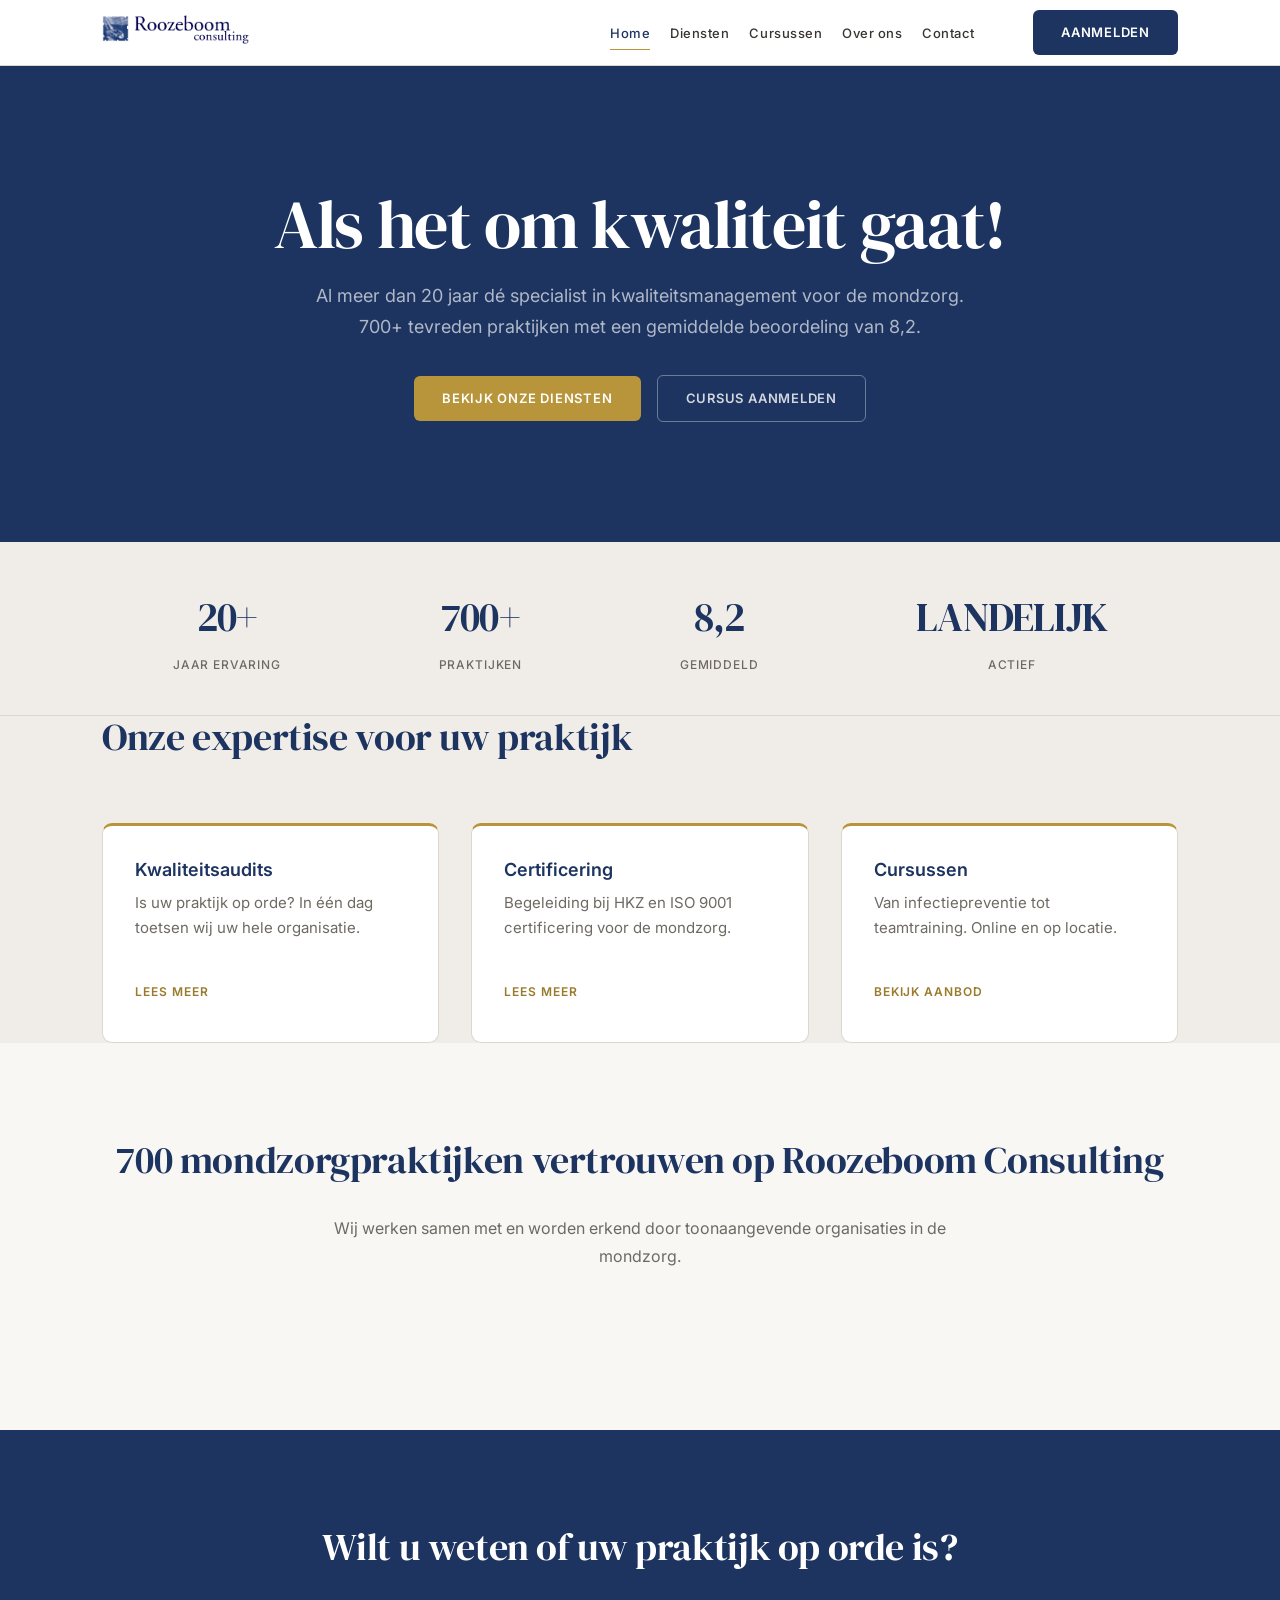
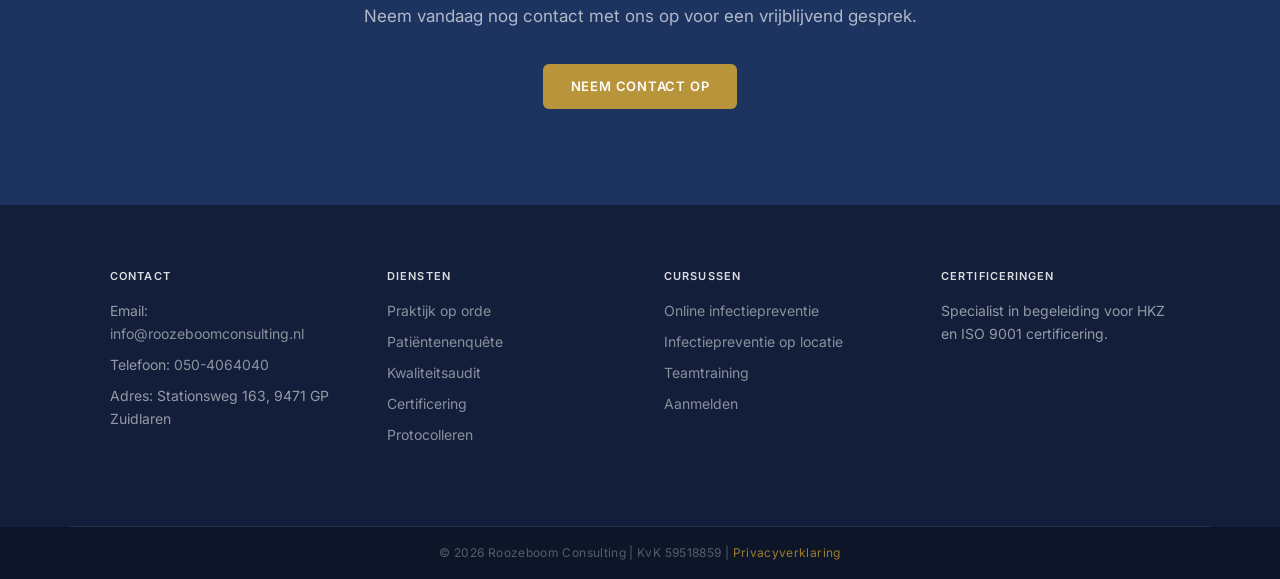
<file: index.html>
<!DOCTYPE html>
<html lang="nl">
<head>
    <meta charset="UTF-8">
    <meta name="viewport" content="width=device-width, initial-scale=1.0">
    <title>Home - Roozeboom Consulting | Kwaliteitsmanagement Mondzorg</title>
    <meta name="description" content="Dé specialist in kwaliteitsmanagement voor de mondzorg. Meer dan 20 jaar ervaring, 700+ tevreden praktijken. Audits, certificering, cursussen.">
    <meta property="og:title" content="Home - Roozeboom Consulting">
    <meta property="og:description" content="Dé specialist in kwaliteitsmanagement voor de mondzorg. Meer dan 20 jaar ervaring, 700+ tevreden praktijken.">
    <meta property="og:image" content="https://www.roozeboomconsulting.nl/images/og-image.jpg">
    <meta property="og:url" content="https://www.roozeboomconsulting.nl/index.html">
    <link rel="preconnect" href="https://fonts.googleapis.com">
    <link rel="preconnect" href="https://fonts.gstatic.com" crossorigin>
    <link href="https://fonts.googleapis.com/css2?family=DM+Serif+Display&family=Inter:wght@400;500;600&display=swap" rel="stylesheet">
    <link rel="stylesheet" href="styles.css">
</head>
<body>
    <header>
        <div class="container header-content">
            <a href="index.html" class="logo">
                <img src="images/logo-roozeboom-1-4.png" alt="Roozeboom Consulting Logo">
            </a>
            <nav class="desktop-nav">
                <ul>
                    <li><a href="index.html" class="active">Home</a></li>
                    <li><a href="diensten.html">Diensten</a></li>
                    <li><a href="cursussen.html">Cursussen</a></li>
                    <li><a href="over-ons.html">Over ons</a></li>
                    <li><a href="contact.html">Contact</a></li>
                </ul>
                <a href="cursussen.html#aanmelden" class="button primary-cta-button">Aanmelden</a>
            </nav>
            <button class="hamburger-menu" aria-label="Open menu" onclick="document.querySelector('.mobile-nav').classList.toggle('open');this.classList.toggle('active')">
                <span class="bar"></span>
                <span class="bar"></span>
                <span class="bar"></span>
            </button>
            <nav class="mobile-nav">
                <ul>
                    <li><a href="index.html" class="active">Home</a></li>
                    <li><a href="diensten.html">Diensten</a></li>
                    <li><a href="cursussen.html">Cursussen</a></li>
                    <li><a href="over-ons.html">Over ons</a></li>
                    <li><a href="contact.html">Contact</a></li>
                    <li><a href="cursussen.html#aanmelden" class="button primary-cta-button">Aanmelden</a></li>
                </ul>
            </nav>
        </div>
    </header>

    <main>
        <section class="hero-section">
            <div class="container">
                <h1>Als het om kwaliteit gaat!</h1>
                <p>Al meer dan 20 jaar dé specialist in kwaliteitsmanagement voor de mondzorg. 700+ tevreden praktijken met een gemiddelde beoordeling van 8,2.</p>
                <div class="hero-buttons">
                    <a href="diensten.html" class="button primary-cta-button">Bekijk onze diensten</a>
                    <a href="cursussen.html" class="button secondary-button">Cursus aanmelden</a>
                </div>
            </div>
        </section>

        <section class="stats-bar-section">
            <div class="container stats-bar">
                <div><span>20+</span> jaar ervaring</div>
                <div><span>700+</span> praktijken</div>
                <div><span>8,2</span> gemiddeld</div>
                <div><span>Landelijk</span> actief</div>
            </div>
        </section>

        <section class="diensten-preview section-alt-bg">
            <div class="container">
                <h2>Onze expertise voor uw praktijk</h2>
                <div class="card-grid">
                    <div class="card">
                        
                        <h3>Kwaliteitsaudits</h3>
                        <p>Is uw praktijk op orde? In één dag toetsen wij uw hele organisatie.</p>
                        <a href="diensten.html#audit" class="button ghost-button">Lees meer</a>
                    </div>
                    <div class="card">
                        
                        <h3>Certificering</h3>
                        <p>Begeleiding bij HKZ en ISO 9001 certificering voor de mondzorg.</p>
                        <a href="diensten.html#certificering" class="button ghost-button">Lees meer</a>
                    </div>
                    <div class="card">
                        
                        <h3>Cursussen</h3>
                        <p>Van infectiepreventie tot teamtraining. Online en op locatie.</p>
                        <a href="cursussen.html" class="button ghost-button">Bekijk aanbod</a>
                    </div>
                </div>
            </div>
        </section>

        <section class="social-proof-section">
            <div class="container">
                <h2>700 mondzorgpraktijken vertrouwen op Roozeboom Consulting</h2>
                <p>Wij werken samen met en worden erkend door toonaangevende organisaties in de mondzorg.</p>
                <div class="partner-logos">
                    
                    
                    
                    
                    
                </div>
            </div>
        </section>

        <section class="cta-banner section-alt-bg">
            <div class="container">
                <h2>Wilt u weten of uw praktijk op orde is?</h2>
                <p>Neem vandaag nog contact met ons op voor een vrijblijvend gesprek.</p>
                <a href="contact.html" class="button primary-cta-button">Neem contact op</a>
            </div>
        </section>
    </main>

    <footer>
        <div class="container footer-grid">
            <div class="footer-col">
                <h3>Contact</h3>
                <p>Email: <a href="mailto:info@roozeboomconsulting.nl">info@roozeboomconsulting.nl</a></p>
                <p>Telefoon: <a href="tel:0504064040">050-4064040</a></p>
                <p>Adres: Stationsweg 163, 9471 GP Zuidlaren</p>
            </div>
            <div class="footer-col">
                <h3>Diensten</h3>
                <ul>
                    <li><a href="diensten.html#praktijk-op-orde">Praktijk op orde</a></li>
                    <li><a href="diensten.html#enquete">Patiëntenenquête</a></li>
                    <li><a href="diensten.html#audit">Kwaliteitsaudit</a></li>
                    <li><a href="diensten.html#certificering">Certificering</a></li>
                    <li><a href="diensten.html#protocolleren">Protocolleren</a></li>
                </ul>
            </div>
            <div class="footer-col">
                <h3>Cursussen</h3>
                <ul>
                    <li><a href="cursussen.html#online-infectiepreventie">Online infectiepreventie</a></li>
                    <li><a href="cursussen.html#locatie-infectiepreventie">Infectiepreventie op locatie</a></li>
                    <li><a href="cursussen.html#teamtraining">Teamtraining</a></li>
                    <li><a href="cursussen.html#aanmelden">Aanmelden</a></li>
                </ul>
            </div>
            <div class="footer-col">
                <h3>Certificeringen</h3>
                <p>Specialist in begeleiding voor HKZ en ISO 9001 certificering.</p>
                <div class="certification-icons">
                    
                    
                </div>
            </div>
        </div>
        <div class="footer-bottom">
            <div class="container">
                <p>&copy; 2026 Roozeboom Consulting | KvK 59518859 | <a href="privacy.html">Privacyverklaring</a></p>
            </div>
        </div>
    </footer>

    <script src="script.js"></script>
</body>
</html>
</file>
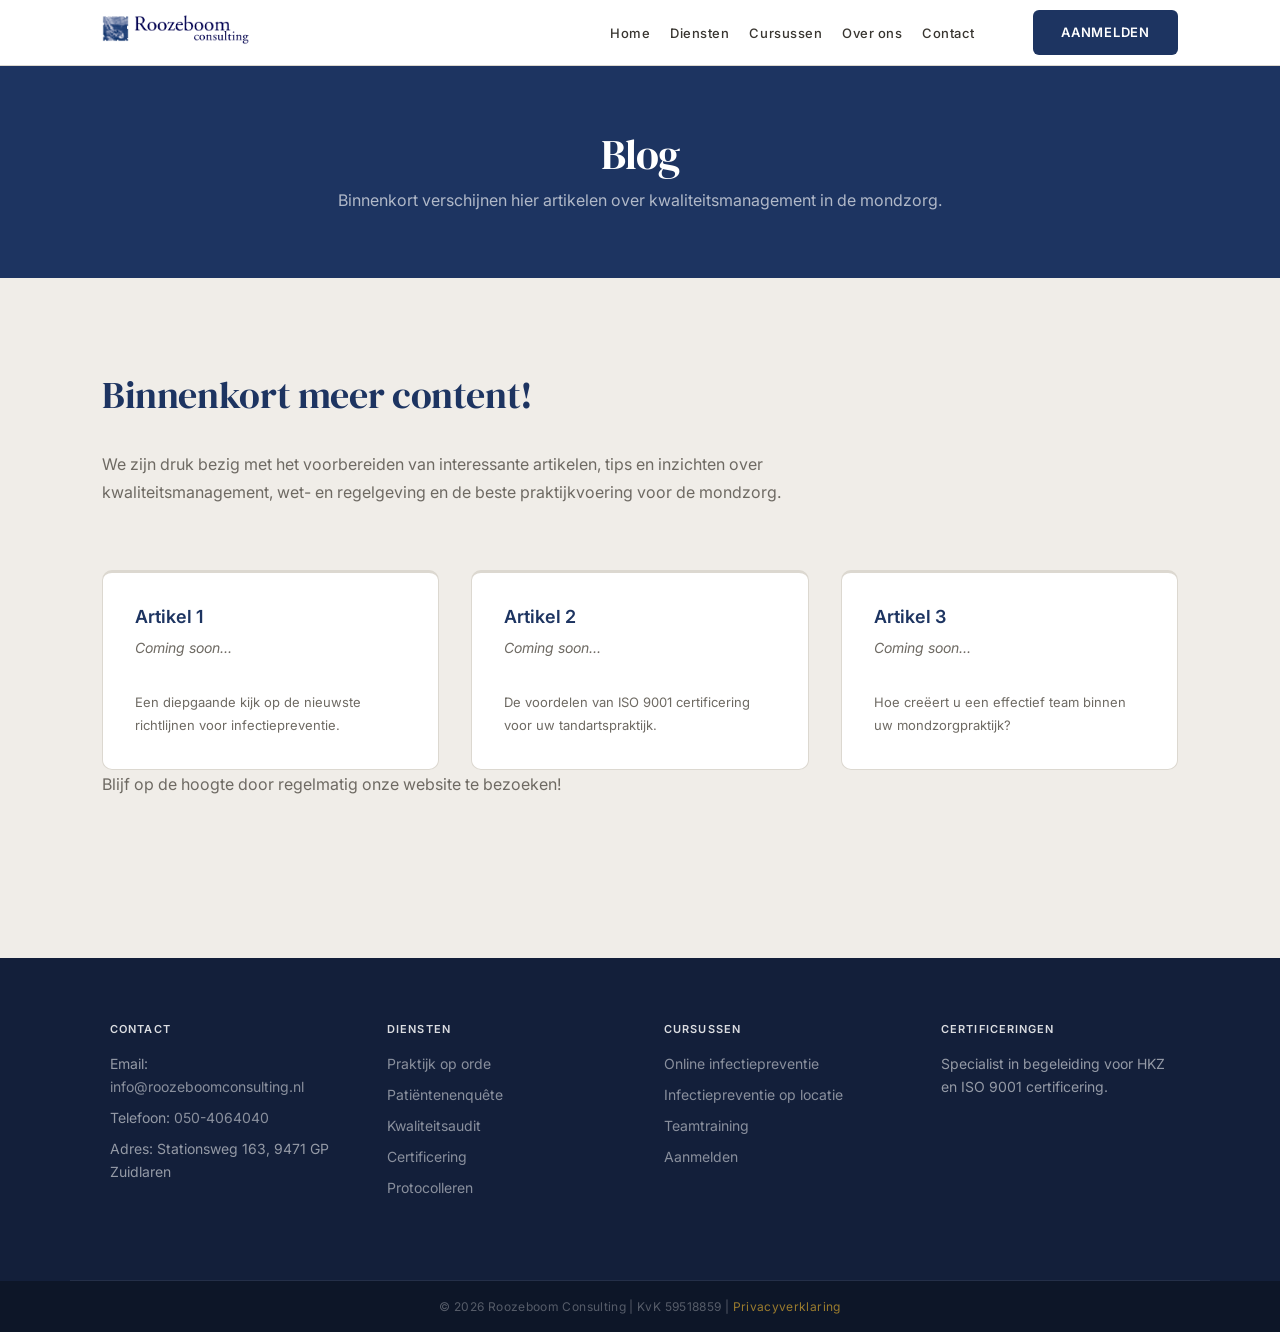
<file: blog.html>
<!DOCTYPE html>
<html lang="nl">
<head>
    <meta charset="UTF-8">
    <meta name="viewport" content="width=device-width, initial-scale=1.0">
    <title>Blog - Roozeboom Consulting | Nieuws & Artikelen</title>
    <meta name="description" content="Lees binnenkort onze artikelen over kwaliteitsmanagement, wet- en regelgeving en praktijkvoering in de mondzorg.">
    <meta property="og:title" content="Blog - Roozeboom Consulting">
    <meta property="og:description" content="Lees binnenkort onze artikelen over kwaliteitsmanagement, wet- en regelgeving en praktijkvoering in de mondzorg.">
    <meta property="og:image" content="https://www.roozeboomconsulting.nl/images/og-image.jpg">
    <meta property="og:url" content="https://www.roozeboomconsulting.nl/blog.html">
    <link rel="preconnect" href="https://fonts.googleapis.com">
    <link rel="preconnect" href="https://fonts.gstatic.com" crossorigin>
    <link href="https://fonts.googleapis.com/css2?family=DM+Serif+Display&family=Inter:wght@400;500;600&display=swap" rel="stylesheet">
    <link rel="stylesheet" href="styles.css">
</head>
<body>
    <header>
        <div class="container header-content">
            <a href="index.html" class="logo">
                <img src="images/logo-roozeboom-1-4.png" alt="Roozeboom Consulting Logo">
            </a>
            <nav class="desktop-nav">
                <ul>
                    <li><a href="index.html">Home</a></li>
                    <li><a href="diensten.html">Diensten</a></li>
                    <li><a href="cursussen.html">Cursussen</a></li>
                    <li><a href="over-ons.html">Over ons</a></li>
                    <li><a href="contact.html">Contact</a></li>
                </ul>
                <a href="cursussen.html#aanmelden" class="button primary-cta-button">Aanmelden</a>
            </nav>
            <button class="hamburger-menu" aria-label="Open menu" onclick="document.querySelector('.mobile-nav').classList.toggle('open');this.classList.toggle('active')">
                <span class="bar"></span>
                <span class="bar"></span>
                <span class="bar"></span>
            </button>
            <nav class="mobile-nav">
                <ul>
                    <li><a href="index.html">Home</a></li>
                    <li><a href="diensten.html">Diensten</a></li>
                    <li><a href="cursussen.html">Cursussen</a></li>
                    <li><a href="over-ons.html">Over ons</a></li>
                    <li><a href="contact.html">Contact</a></li>
                    <li><a href="cursussen.html#aanmelden" class="button primary-cta-button">Aanmelden</a></li>
                </ul>
            </nav>
        </div>
    </header>

    <main>
        <section class="hero-section small-hero">
            <div class="container">
                <h1>Blog</h1>
                <p>Binnenkort verschijnen hier artikelen over kwaliteitsmanagement in de mondzorg.</p>
            </div>
        </section>

        <section class="blog-placeholder section-content section-alt-bg">
            <div class="container">
                <h2>Binnenkort meer content!</h2>
                <p>We zijn druk bezig met het voorbereiden van interessante artikelen, tips en inzichten over kwaliteitsmanagement, wet- en regelgeving en de beste praktijkvoering voor de mondzorg.</p>
                <div class="card-grid blog-card-grid">
                    <div class="card coming-soon-card">
                        <h3>Artikel 1</h3>
                        <p>Coming soon...</p>
                        <span class="teaser">Een diepgaande kijk op de nieuwste richtlijnen voor infectiepreventie.</span>
                    </div>
                    <div class="card coming-soon-card">
                        <h3>Artikel 2</h3>
                        <p>Coming soon...</p>
                        <span class="teaser">De voordelen van ISO 9001 certificering voor uw tandartspraktijk.</span>
                    </div>
                    <div class="card coming-soon-card">
                        <h3>Artikel 3</h3>
                        <p>Coming soon...</p>
                        <span class="teaser">Hoe creëert u een effectief team binnen uw mondzorgpraktijk?</span>
                    </div>
                </div>
                <p>Blijf op de hoogte door regelmatig onze website te bezoeken!</p>
            </div>
        </section>
    </main>

    <footer>
        <div class="container footer-grid">
            <div class="footer-col">
                <h3>Contact</h3>
                <p>Email: <a href="mailto:info@roozeboomconsulting.nl">info@roozeboomconsulting.nl</a></p>
                <p>Telefoon: <a href="tel:0504064040">050-4064040</a></p>
                <p>Adres: Stationsweg 163, 9471 GP Zuidlaren</p>
            </div>
            <div class="footer-col">
                <h3>Diensten</h3>
                <ul>
                    <li><a href="diensten.html#praktijk-op-orde">Praktijk op orde</a></li>
                    <li><a href="diensten.html#enquete">Patiëntenenquête</a></li>
                    <li><a href="diensten.html#audit">Kwaliteitsaudit</a></li>
                    <li><a href="diensten.html#certificering">Certificering</a></li>
                    <li><a href="diensten.html#protocolleren">Protocolleren</a></li>
                </ul>
            </div>
            <div class="footer-col">
                <h3>Cursussen</h3>
                <ul>
                    <li><a href="cursussen.html#online-infectiepreventie">Online infectiepreventie</a></li>
                    <li><a href="cursussen.html#locatie-infectiepreventie">Infectiepreventie op locatie</a></li>
                    <li><a href="cursussen.html#teamtraining">Teamtraining</a></li>
                    <li><a href="cursussen.html#aanmelden">Aanmelden</a></li>
                </ul>
            </div>
            <div class="footer-col">
                <h3>Certificeringen</h3>
                <p>Specialist in begeleiding voor HKZ en ISO 9001 certificering.</p>
                <div class="certification-icons">
                    
                    
                </div>
            </div>
        </div>
        <div class="footer-bottom">
            <div class="container">
                <p>&copy; 2026 Roozeboom Consulting | KvK 59518859 | <a href="privacy.html">Privacyverklaring</a></p>
            </div>
        </div>
    </footer>

    <script src="script.js"></script>
</body>
</html>
</file>
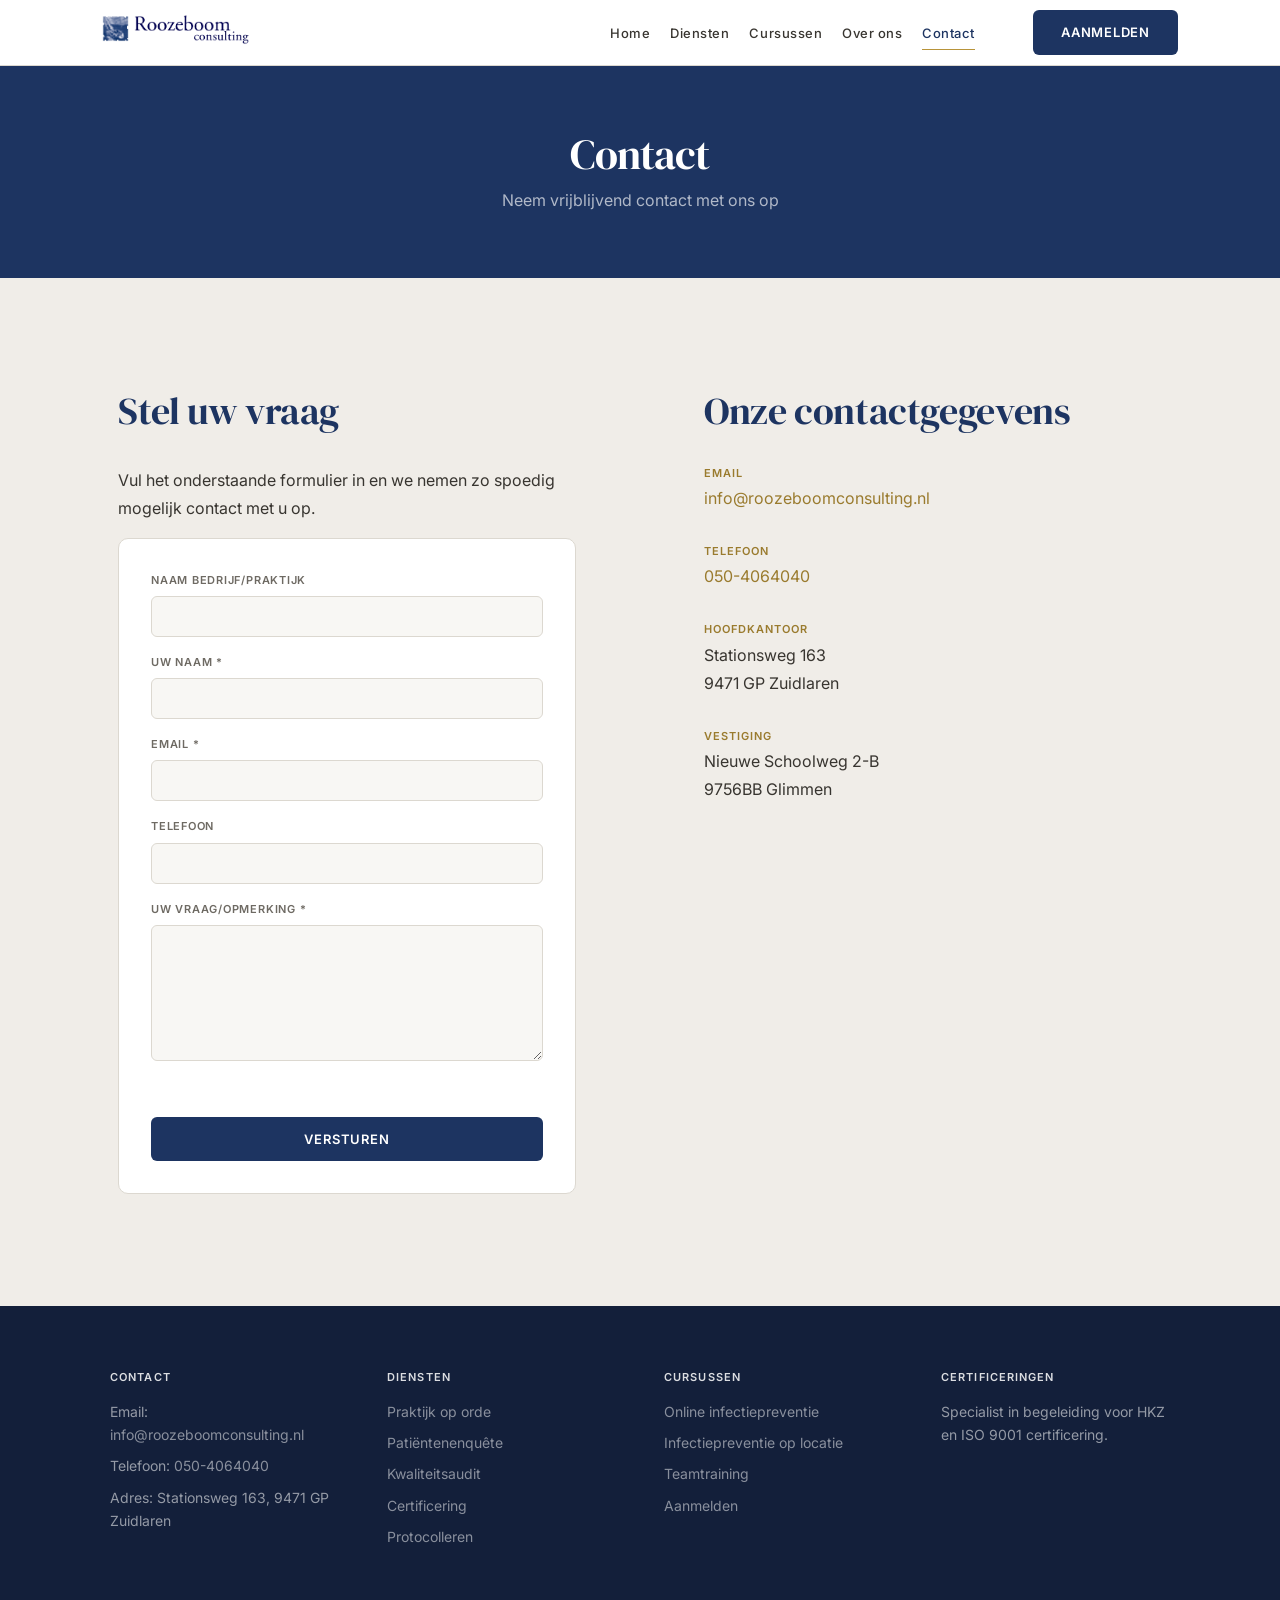
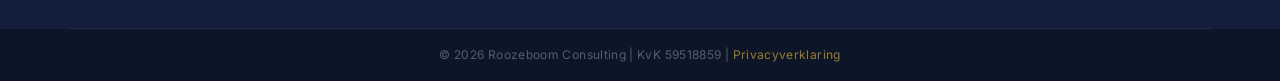
<file: contact.html>
<!DOCTYPE html>
<html lang="nl">
<head>
    <meta charset="UTF-8">
    <meta name="viewport" content="width=device-width, initial-scale=1.0">
    <title>Contact - Roozeboom Consulting | Advies Mondzorg</title>
    <meta name="description" content="Neem contact op met Roozeboom Consulting voor al uw vragen over kwaliteitsmanagement in de mondzorg. Wij helpen u graag verder.">
    <meta property="og:title" content="Contact - Roozeboom Consulting">
    <meta property="og:description" content="Neem contact op met Roozeboom Consulting voor al uw vragen over kwaliteitsmanagement in de mondzorg.">
    <meta property="og:image" content="https://www.roozeboomconsulting.nl/images/og-image.jpg">
    <meta property="og:url" content="https://www.roozeboomconsulting.nl/contact.html">
    <link rel="preconnect" href="https://fonts.googleapis.com">
    <link rel="preconnect" href="https://fonts.gstatic.com" crossorigin>
    <link href="https://fonts.googleapis.com/css2?family=DM+Serif+Display&family=Inter:wght@400;500;600&display=swap" rel="stylesheet">
    <link rel="stylesheet" href="styles.css">
</head>
<body>
    <header>
        <div class="container header-content">
            <a href="index.html" class="logo">
                <img src="images/logo-roozeboom-1-4.png" alt="Roozeboom Consulting Logo">
            </a>
            <nav class="desktop-nav">
                <ul>
                    <li><a href="index.html">Home</a></li>
                    <li><a href="diensten.html">Diensten</a></li>
                    <li><a href="cursussen.html">Cursussen</a></li>
                    <li><a href="over-ons.html">Over ons</a></li>
                    <li><a href="contact.html" class="active">Contact</a></li>
                </ul>
                <a href="cursussen.html#aanmelden" class="button primary-cta-button">Aanmelden</a>
            </nav>
            <button class="hamburger-menu" aria-label="Open menu" onclick="document.querySelector('.mobile-nav').classList.toggle('open');this.classList.toggle('active')">
                <span class="bar"></span>
                <span class="bar"></span>
                <span class="bar"></span>
            </button>
            <nav class="mobile-nav">
                <ul>
                    <li><a href="index.html">Home</a></li>
                    <li><a href="diensten.html">Diensten</a></li>
                    <li><a href="cursussen.html">Cursussen</a></li>
                    <li><a href="over-ons.html">Over ons</a></li>
                    <li><a href="contact.html" class="active">Contact</a></li>
                    <li><a href="cursussen.html#aanmelden" class="button primary-cta-button">Aanmelden</a></li>
                </ul>
            </nav>
        </div>
    </header>

    <main>
        <section class="hero-section small-hero">
            <div class="container">
                <h1>Contact</h1>
                <p>Neem vrijblijvend contact met ons op</p>
            </div>
        </section>

        <section class="contact-content section-content section-alt-bg">
            <div class="container contact-grid">
                <div class="contact-form-column">
                    <h2>Stel uw vraag</h2>
                    <p>Vul het onderstaande formulier in en we nemen zo spoedig mogelijk contact met u op.</p>
                    <form action="#" method="POST" class="contact-form" id="contactformulier">
                        <div class="form-group">
                            <label for="bedrijf">Naam bedrijf/praktijk</label>
                            <input type="text" id="bedrijf" name="bedrijf">
                        </div>
                        <div class="form-group">
                            <label for="uw-naam">Uw naam *</label>
                            <input type="text" id="uw-naam" name="uw_naam" required>
                        </div>
                        <div class="form-group">
                            <label for="email">Email *</label>
                            <input type="email" id="email" name="email" required>
                        </div>
                        <div class="form-group">
                            <label for="telefoon">Telefoon</label>
                            <input type="tel" id="telefoon" name="telefoon">
                        </div>
                        <div class="form-group">
                            <label for="vraag">Uw vraag/opmerking *</label>
                            <textarea id="vraag" name="vraag" rows="6" required></textarea>
                        </div>
                        <button type="submit" class="button primary-cta-button">Versturen</button>
                        <div id="form-message" class="form-message" style="display:none;"></div>
                    </form>
                </div>
                <div class="contact-info-column">
                    <h2>Onze contactgegevens</h2>
                    <div class="contact-detail">
                        <h3>Email</h3>
                        <p><a href="mailto:info@roozeboomconsulting.nl">info@roozeboomconsulting.nl</a></p>
                    </div>
                    <div class="contact-detail">
                        <h3>Telefoon</h3>
                        <p><a href="tel:0504064040">050-4064040</a></p>
                    </div>
                    <div class="contact-detail">
                        <h3>Hoofdkantoor</h3>
                        <p>Stationsweg 163<br>9471 GP Zuidlaren</p>
                    </div>
                    <div class="contact-detail">
                        <h3>Vestiging</h3>
                        <p>Nieuwe Schoolweg 2-B<br>9756BB Glimmen</p>
                    </div>
                    <div class="map-placeholder">
                        
                    </div>
                </div>
            </div>
        </section>
    </main>

    <footer>
        <div class="container footer-grid">
            <div class="footer-col">
                <h3>Contact</h3>
                <p>Email: <a href="mailto:info@roozeboomconsulting.nl">info@roozeboomconsulting.nl</a></p>
                <p>Telefoon: <a href="tel:0504064040">050-4064040</a></p>
                <p>Adres: Stationsweg 163, 9471 GP Zuidlaren</p>
            </div>
            <div class="footer-col">
                <h3>Diensten</h3>
                <ul>
                    <li><a href="diensten.html#praktijk-op-orde">Praktijk op orde</a></li>
                    <li><a href="diensten.html#enquete">Patiëntenenquête</a></li>
                    <li><a href="diensten.html#audit">Kwaliteitsaudit</a></li>
                    <li><a href="diensten.html#certificering">Certificering</a></li>
                    <li><a href="diensten.html#protocolleren">Protocolleren</a></li>
                </ul>
            </div>
            <div class="footer-col">
                <h3>Cursussen</h3>
                <ul>
                    <li><a href="cursussen.html#online-infectiepreventie">Online infectiepreventie</a></li>
                    <li><a href="cursussen.html#locatie-infectiepreventie">Infectiepreventie op locatie</a></li>
                    <li><a href="cursussen.html#teamtraining">Teamtraining</a></li>
                    <li><a href="cursussen.html#aanmelden">Aanmelden</a></li>
                </ul>
            </div>
            <div class="footer-col">
                <h3>Certificeringen</h3>
                <p>Specialist in begeleiding voor HKZ en ISO 9001 certificering.</p>
                <div class="certification-icons">
                    
                    
                </div>
            </div>
        </div>
        <div class="footer-bottom">
            <div class="container">
                <p>&copy; 2026 Roozeboom Consulting | KvK 59518859 | <a href="privacy.html">Privacyverklaring</a></p>
            </div>
        </div>
    </footer>

    <script src="script.js"></script>
</body>
</html>
</file>
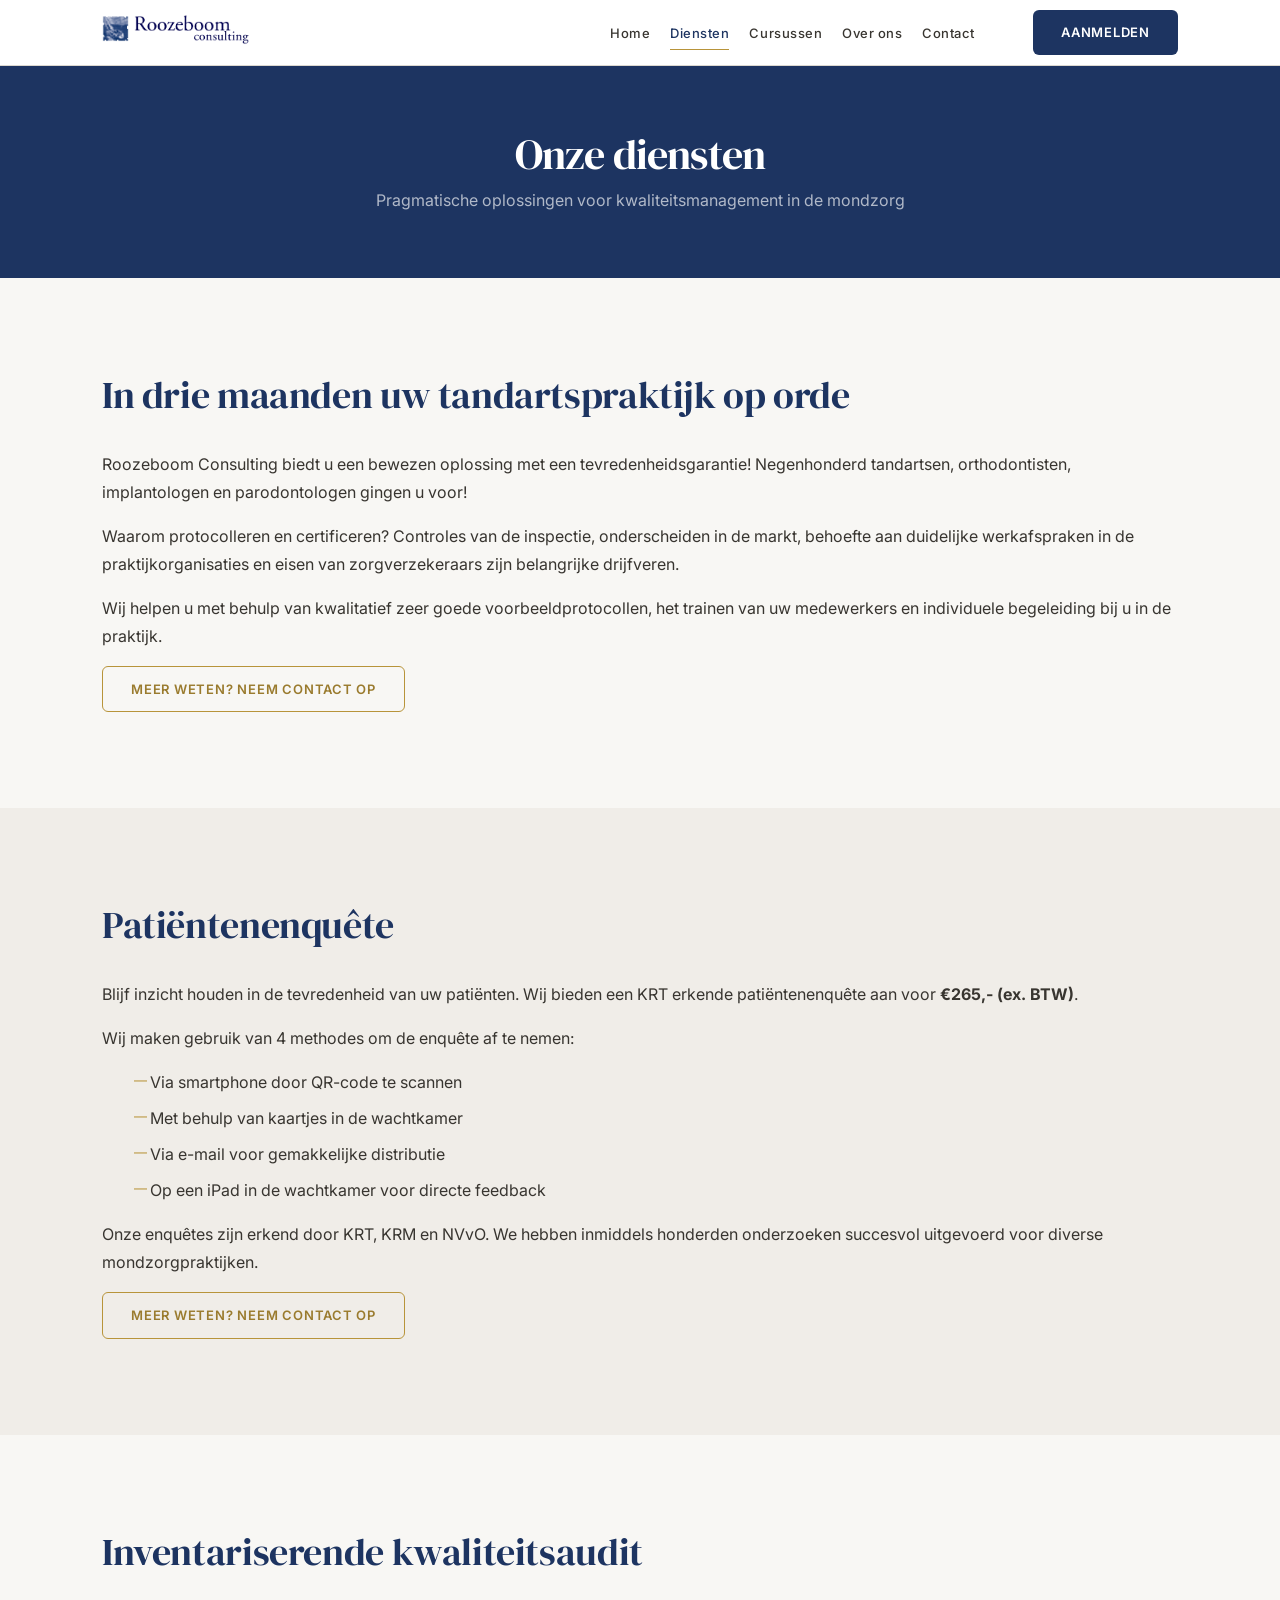
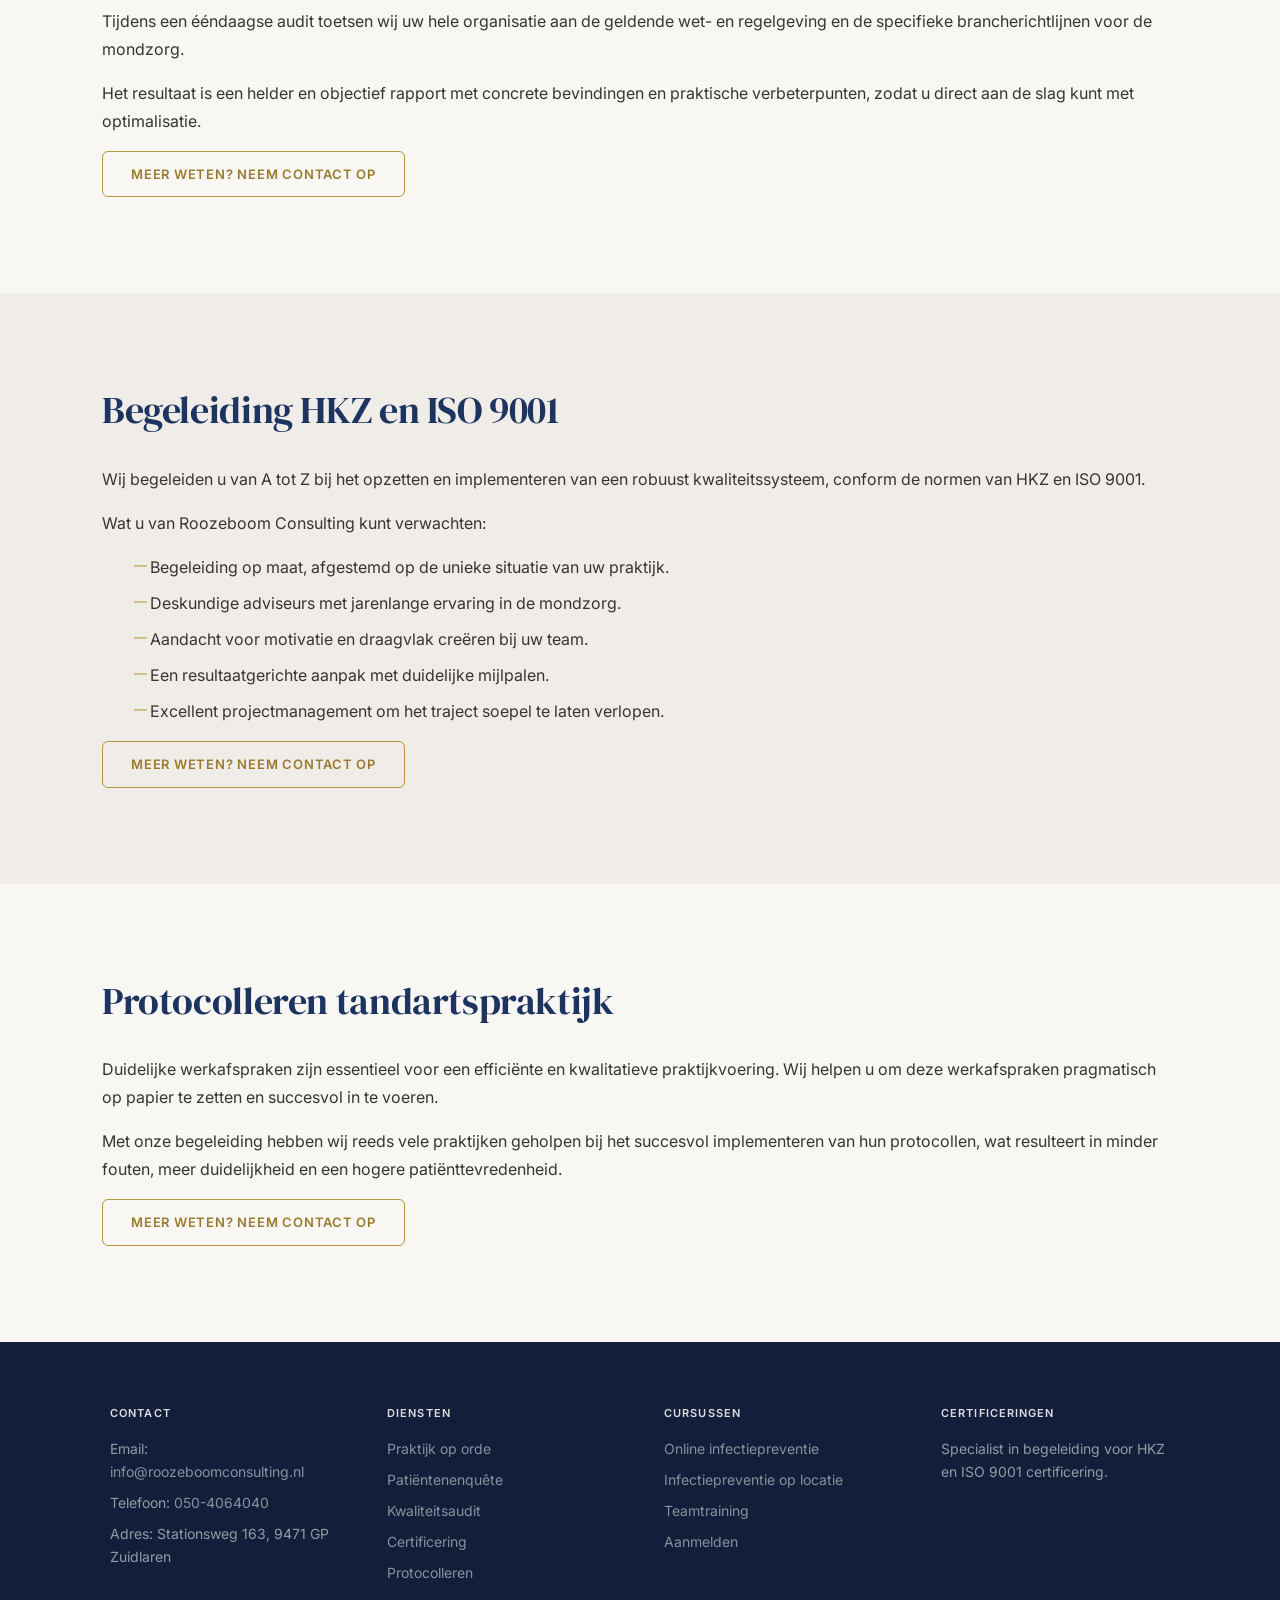
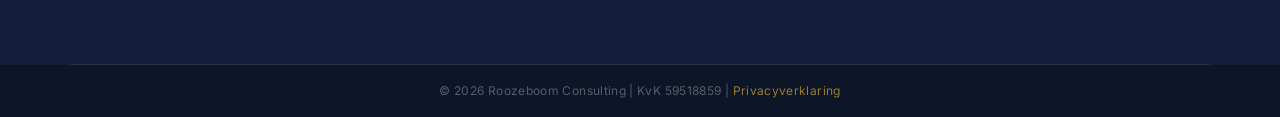
<file: diensten.html>
<!DOCTYPE html>
<html lang="nl">
<head>
    <meta charset="UTF-8">
    <meta name="viewport" content="width=device-width, initial-scale=1.0">
    <title>Diensten - Roozeboom Consulting | Kwaliteitsmanagement Mondzorg</title>
    <meta name="description" content="Pragmatische oplossingen voor kwaliteitsmanagement in de mondzorg: audits, certificering, patiëntenenquêtes en meer.">
    <meta property="og:title" content="Diensten - Roozeboom Consulting">
    <meta property="og:description" content="Pragmatische oplossingen voor kwaliteitsmanagement in de mondzorg: audits, certificering, patiëntenenquêtes en meer.">
    <meta property="og:image" content="https://www.roozeboomconsulting.nl/images/og-image.jpg">
    <meta property="og:url" content="https://www.roozeboomconsulting.nl/diensten.html">
    <link rel="preconnect" href="https://fonts.googleapis.com">
    <link rel="preconnect" href="https://fonts.gstatic.com" crossorigin>
    <link href="https://fonts.googleapis.com/css2?family=DM+Serif+Display&family=Inter:wght@400;500;600&display=swap" rel="stylesheet">
    <link rel="stylesheet" href="styles.css">
</head>
<body>
    <header>
        <div class="container header-content">
            <a href="index.html" class="logo">
                <img src="images/logo-roozeboom-1-4.png" alt="Roozeboom Consulting Logo">
            </a>
            <nav class="desktop-nav">
                <ul>
                    <li><a href="index.html">Home</a></li>
                    <li><a href="diensten.html" class="active">Diensten</a></li>
                    <li><a href="cursussen.html">Cursussen</a></li>
                    <li><a href="over-ons.html">Over ons</a></li>
                    <li><a href="contact.html">Contact</a></li>
                </ul>
                <a href="cursussen.html#aanmelden" class="button primary-cta-button">Aanmelden</a>
            </nav>
            <button class="hamburger-menu" aria-label="Open menu" onclick="document.querySelector('.mobile-nav').classList.toggle('open');this.classList.toggle('active')">
                <span class="bar"></span>
                <span class="bar"></span>
                <span class="bar"></span>
            </button>
            <nav class="mobile-nav">
                <ul>
                    <li><a href="index.html">Home</a></li>
                    <li><a href="diensten.html" class="active">Diensten</a></li>
                    <li><a href="cursussen.html">Cursussen</a></li>
                    <li><a href="over-ons.html">Over ons</a></li>
                    <li><a href="contact.html">Contact</a></li>
                    <li><a href="cursussen.html#aanmelden" class="button primary-cta-button">Aanmelden</a></li>
                </ul>
            </nav>
        </div>
    </header>

    <main>
        <section class="hero-section small-hero">
            <div class="container">
                <h1>Onze diensten</h1>
                <p>Pragmatische oplossingen voor kwaliteitsmanagement in de mondzorg</p>
            </div>
        </section>

        <section id="praktijk-op-orde" class="section-content">
            <div class="container">
                <h2>In drie maanden uw tandartspraktijk op orde</h2>
                <p>Roozeboom Consulting biedt u een bewezen oplossing met een tevredenheidsgarantie! Negenhonderd tandartsen, orthodontisten, implantologen en parodontologen gingen u voor!</p>
                <p>Waarom protocolleren en certificeren? Controles van de inspectie, onderscheiden in de markt, behoefte aan duidelijke werkafspraken in de praktijkorganisaties en eisen van zorgverzekeraars zijn belangrijke drijfveren.</p>
                <p>Wij helpen u met behulp van kwalitatief zeer goede voorbeeldprotocollen, het trainen van uw medewerkers en individuele begeleiding bij u in de praktijk.</p>
                <a href="contact.html" class="button secondary-button">Meer weten? Neem contact op</a>
            </div>
        </section>

        <section id="enquete" class="section-content section-alt-bg">
            <div class="container">
                <h2>Patiëntenenquête</h2>
                <p>Blijf inzicht houden in de tevredenheid van uw patiënten. Wij bieden een KRT erkende patiëntenenquête aan voor <strong>€265,- (ex. BTW)</strong>.</p>
                <p>Wij maken gebruik van 4 methodes om de enquête af te nemen:</p>
                <ul>
                    <li>Via smartphone door QR-code te scannen</li>
                    <li>Met behulp van kaartjes in de wachtkamer</li>
                    <li>Via e-mail voor gemakkelijke distributie</li>
                    <li>Op een iPad in de wachtkamer voor directe feedback</li>
                </ul>
                <p>Onze enquêtes zijn erkend door KRT, KRM en NVvO. We hebben inmiddels honderden onderzoeken succesvol uitgevoerd voor diverse mondzorgpraktijken.</p>
                <a href="contact.html" class="button secondary-button">Meer weten? Neem contact op</a>
            </div>
        </section>

        <section id="audit" class="section-content">
            <div class="container">
                <h2>Inventariserende kwaliteitsaudit</h2>
                <p>Tijdens een ééndaagse audit toetsen wij uw hele organisatie aan de geldende wet- en regelgeving en de specifieke brancherichtlijnen voor de mondzorg.</p>
                <p>Het resultaat is een helder en objectief rapport met concrete bevindingen en praktische verbeterpunten, zodat u direct aan de slag kunt met optimalisatie.</p>
                <a href="contact.html" class="button secondary-button">Meer weten? Neem contact op</a>
            </div>
        </section>

        <section id="certificering" class="section-content section-alt-bg">
            <div class="container">
                <h2>Begeleiding HKZ en ISO 9001</h2>
                <p>Wij begeleiden u van A tot Z bij het opzetten en implementeren van een robuust kwaliteitssysteem, conform de normen van HKZ en ISO 9001.</p>
                <p>Wat u van Roozeboom Consulting kunt verwachten:</p>
                <ul>
                    <li>Begeleiding op maat, afgestemd op de unieke situatie van uw praktijk.</li>
                    <li>Deskundige adviseurs met jarenlange ervaring in de mondzorg.</li>
                    <li>Aandacht voor motivatie en draagvlak creëren bij uw team.</li>
                    <li>Een resultaatgerichte aanpak met duidelijke mijlpalen.</li>
                    <li>Excellent projectmanagement om het traject soepel te laten verlopen.</li>
                </ul>
                <a href="contact.html" class="button secondary-button">Meer weten? Neem contact op</a>
            </div>
        </section>

        <section id="protocolleren" class="section-content">
            <div class="container">
                <h2>Protocolleren tandartspraktijk</h2>
                <p>Duidelijke werkafspraken zijn essentieel voor een efficiënte en kwalitatieve praktijkvoering. Wij helpen u om deze werkafspraken pragmatisch op papier te zetten en succesvol in te voeren.</p>
                <p>Met onze begeleiding hebben wij reeds vele praktijken geholpen bij het succesvol implementeren van hun protocollen, wat resulteert in minder fouten, meer duidelijkheid en een hogere patiënttevredenheid.</p>
                <a href="contact.html" class="button secondary-button">Meer weten? Neem contact op</a>
            </div>
        </section>
    </main>

    <footer>
        <div class="container footer-grid">
            <div class="footer-col">
                <h3>Contact</h3>
                <p>Email: <a href="mailto:info@roozeboomconsulting.nl">info@roozeboomconsulting.nl</a></p>
                <p>Telefoon: <a href="tel:0504064040">050-4064040</a></p>
                <p>Adres: Stationsweg 163, 9471 GP Zuidlaren</p>
            </div>
            <div class="footer-col">
                <h3>Diensten</h3>
                <ul>
                    <li><a href="diensten.html#praktijk-op-orde">Praktijk op orde</a></li>
                    <li><a href="diensten.html#enquete">Patiëntenenquête</a></li>
                    <li><a href="diensten.html#audit">Kwaliteitsaudit</a></li>
                    <li><a href="diensten.html#certificering">Certificering</a></li>
                    <li><a href="diensten.html#protocolleren">Protocolleren</a></li>
                </ul>
            </div>
            <div class="footer-col">
                <h3>Cursussen</h3>
                <ul>
                    <li><a href="cursussen.html#online-infectiepreventie">Online infectiepreventie</a></li>
                    <li><a href="cursussen.html#locatie-infectiepreventie">Infectiepreventie op locatie</a></li>
                    <li><a href="cursussen.html#teamtraining">Teamtraining</a></li>
                    <li><a href="cursussen.html#aanmelden">Aanmelden</a></li>
                </ul>
            </div>
            <div class="footer-col">
                <h3>Certificeringen</h3>
                <p>Specialist in begeleiding voor HKZ en ISO 9001 certificering.</p>
                <div class="certification-icons">
                    
                    
                </div>
            </div>
        </div>
        <div class="footer-bottom">
            <div class="container">
                <p>&copy; 2026 Roozeboom Consulting | KvK 59518859 | <a href="privacy.html">Privacyverklaring</a></p>
            </div>
        </div>
    </footer>

    <script src="script.js"></script>
</body>
</html>
</file>
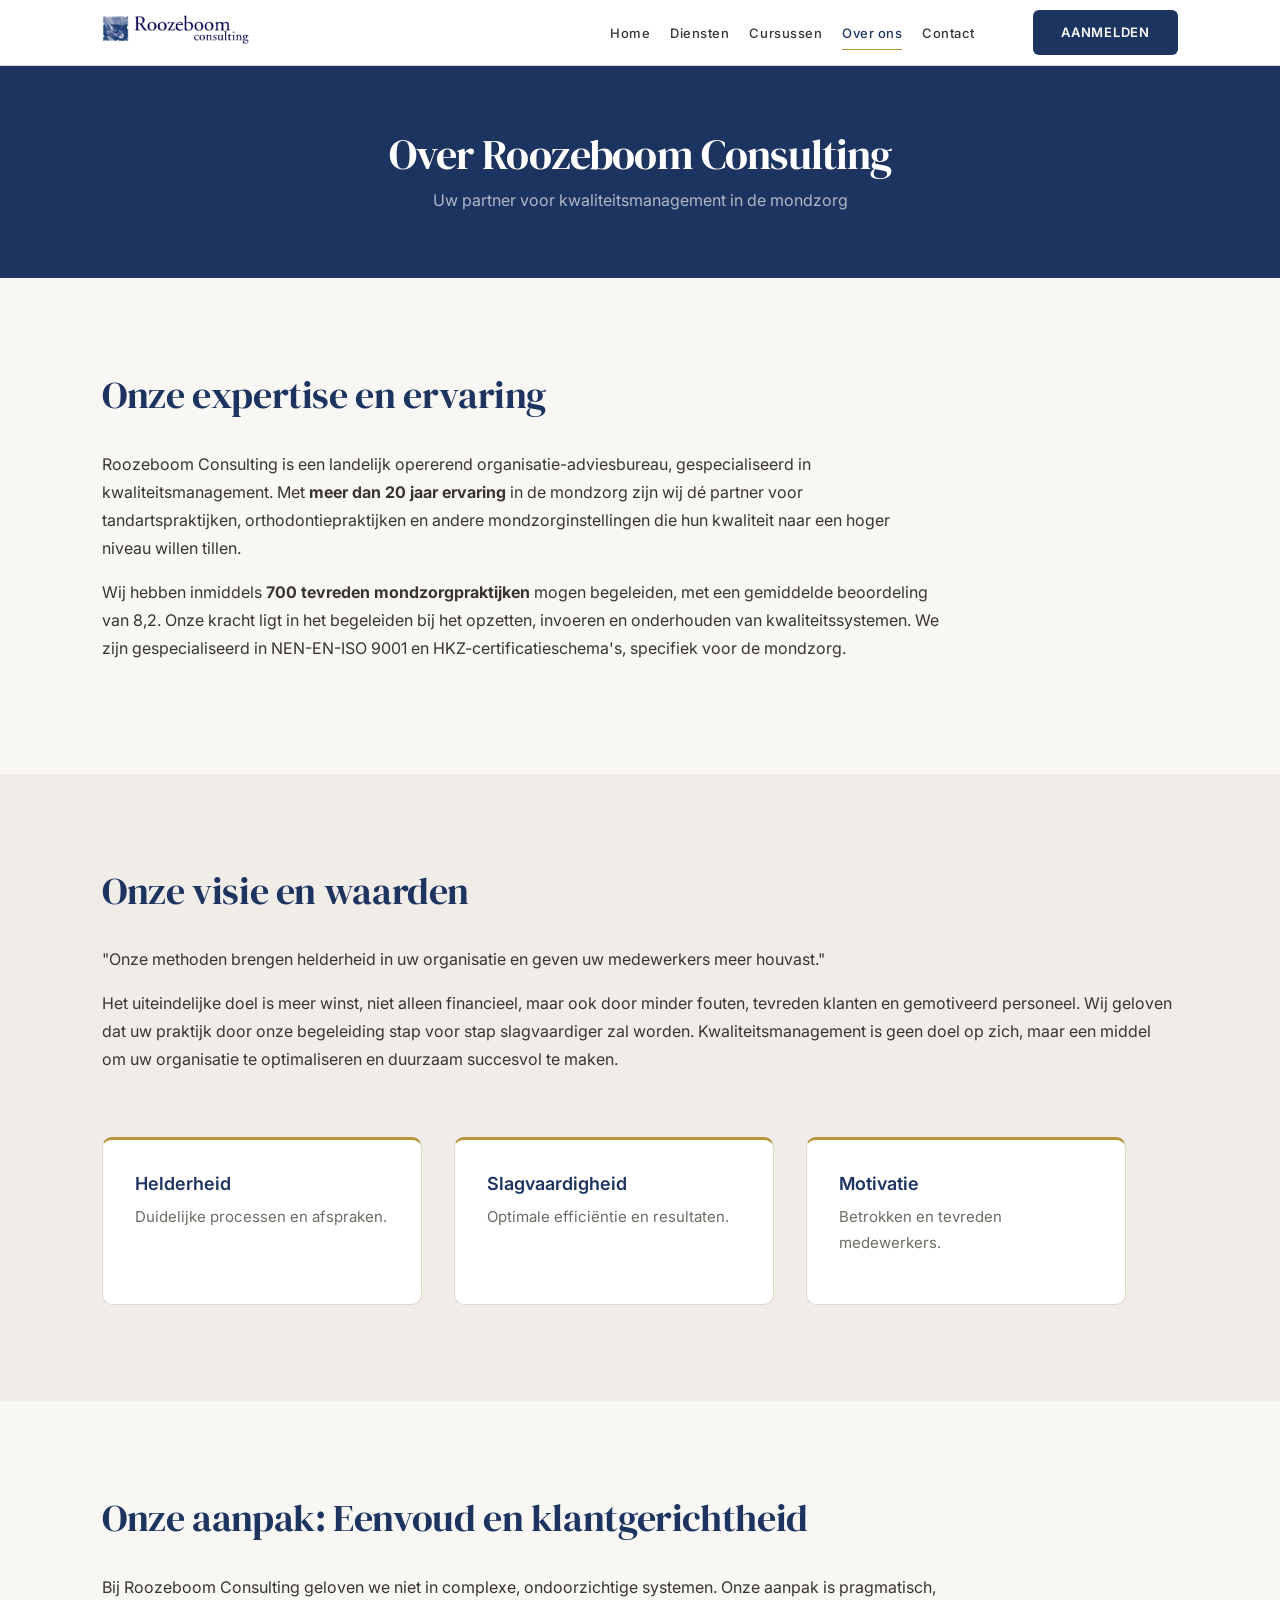
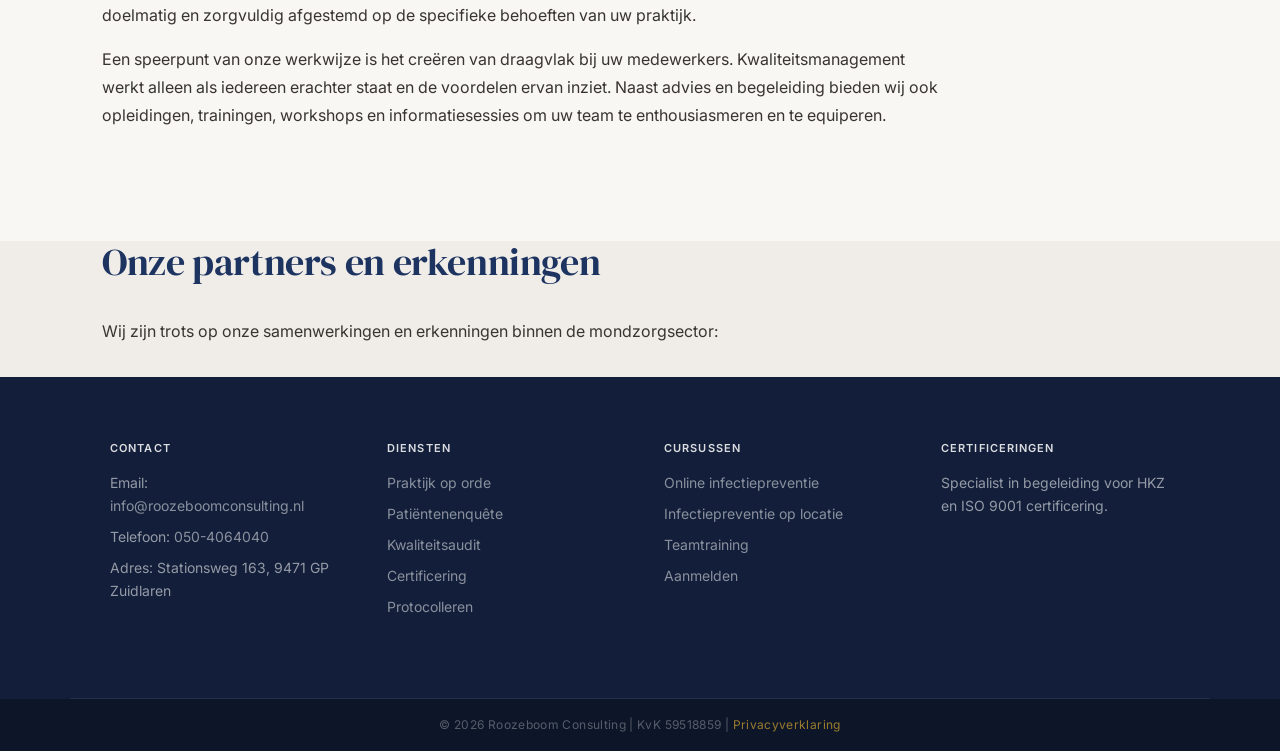
<file: over-ons.html>
<!DOCTYPE html>
<html lang="nl">
<head>
    <meta charset="UTF-8">
    <meta name="viewport" content="width=device-width, initial-scale=1.0">
    <title>Over Ons - Roozeboom Consulting | Specialist Mondzorg</title>
    <meta name="description" content="Al meer dan 20 jaar dé partner voor kwaliteitsmanagement in de mondzorg. Ervaring, klantgerichtheid en pragmatische aanpak.">
    <meta property="og:title" content="Over Ons - Roozeboom Consulting">
    <meta property="og:description" content="Al meer dan 20 jaar dé partner voor kwaliteitsmanagement in de mondzorg. Ervaring, klantgerichtheid en pragmatische aanpak.">
    <meta property="og:image" content="https://www.roozeboomconsulting.nl/images/og-image.jpg">
    <meta property="og:url" content="https://www.roozeboomconsulting.nl/over-ons.html">
    <link rel="preconnect" href="https://fonts.googleapis.com">
    <link rel="preconnect" href="https://fonts.gstatic.com" crossorigin>
    <link href="https://fonts.googleapis.com/css2?family=DM+Serif+Display&family=Inter:wght@400;500;600&display=swap" rel="stylesheet">
    <link rel="stylesheet" href="styles.css">
</head>
<body>
    <header>
        <div class="container header-content">
            <a href="index.html" class="logo">
                <img src="images/logo-roozeboom-1-4.png" alt="Roozeboom Consulting Logo">
            </a>
            <nav class="desktop-nav">
                <ul>
                    <li><a href="index.html">Home</a></li>
                    <li><a href="diensten.html">Diensten</a></li>
                    <li><a href="cursussen.html">Cursussen</a></li>
                    <li><a href="over-ons.html" class="active">Over ons</a></li>
                    <li><a href="contact.html">Contact</a></li>
                </ul>
                <a href="cursussen.html#aanmelden" class="button primary-cta-button">Aanmelden</a>
            </nav>
            <button class="hamburger-menu" aria-label="Open menu" onclick="document.querySelector('.mobile-nav').classList.toggle('open');this.classList.toggle('active')">
                <span class="bar"></span>
                <span class="bar"></span>
                <span class="bar"></span>
            </button>
            <nav class="mobile-nav">
                <ul>
                    <li><a href="index.html">Home</a></li>
                    <li><a href="diensten.html">Diensten</a></li>
                    <li><a href="cursussen.html">Cursussen</a></li>
                    <li><a href="over-ons.html" class="active">Over ons</a></li>
                    <li><a href="contact.html">Contact</a></li>
                    <li><a href="cursussen.html#aanmelden" class="button primary-cta-button">Aanmelden</a></li>
                </ul>
            </nav>
        </div>
    </header>

    <main>
        <section class="hero-section small-hero">
            <div class="container">
                <h1>Over Roozeboom Consulting</h1>
                <p>Uw partner voor kwaliteitsmanagement in de mondzorg</p>
            </div>
        </section>

        <section class="story-section section-content">
            <div class="container">
                <h2>Onze expertise en ervaring</h2>
                <p>Roozeboom Consulting is een landelijk opererend organisatie-adviesbureau, gespecialiseerd in kwaliteitsmanagement. Met <strong>meer dan 20 jaar ervaring</strong> in de mondzorg zijn wij dé partner voor tandartspraktijken, orthodontiepraktijken en andere mondzorginstellingen die hun kwaliteit naar een hoger niveau willen tillen.</p>
                <p>Wij hebben inmiddels <strong>700 tevreden mondzorgpraktijken</strong> mogen begeleiden, met een gemiddelde beoordeling van 8,2. Onze kracht ligt in het begeleiden bij het opzetten, invoeren en onderhouden van kwaliteitssystemen. We zijn gespecialiseerd in NEN-EN-ISO 9001 en HKZ-certificatieschema's, specifiek voor de mondzorg.</p>
            </div>
        </section>

        <section class="values-section section-content section-alt-bg">
            <div class="container">
                <h2>Onze visie en waarden</h2>
                <p>"Onze methoden brengen helderheid in uw organisatie en geven uw medewerkers meer houvast."</p>
                <p>Het uiteindelijke doel is meer winst, niet alleen financieel, maar ook door minder fouten, tevreden klanten en gemotiveerd personeel. Wij geloven dat uw praktijk door onze begeleiding stap voor stap slagvaardiger zal worden. Kwaliteitsmanagement is geen doel op zich, maar een middel om uw organisatie te optimaliseren en duurzaam succesvol te maken.</p>
                <div class="value-pillars">
                    <div class="value-item">
                        
                        <h3>Helderheid</h3>
                        <p>Duidelijke processen en afspraken.</p>
                    </div>
                    <div class="value-item">
                        
                        <h3>Slagvaardigheid</h3>
                        <p>Optimale efficiëntie en resultaten.</p>
                    </div>
                    <div class="value-item">
                        
                        <h3>Motivatie</h3>
                        <p>Betrokken en tevreden medewerkers.</p>
                    </div>
                </div>
            </div>
        </section>

        <section class="approach-section section-content">
            <div class="container">
                <h2>Onze aanpak: Eenvoud en klantgerichtheid</h2>
                <p>Bij Roozeboom Consulting geloven we niet in complexe, ondoorzichtige systemen. Onze aanpak is pragmatisch, doelmatig en zorgvuldig afgestemd op de specifieke behoeften van uw praktijk.</p>
                <p>Een speerpunt van onze werkwijze is het creëren van draagvlak bij uw medewerkers. Kwaliteitsmanagement werkt alleen als iedereen erachter staat en de voordelen ervan inziet. Naast advies en begeleiding bieden wij ook opleidingen, trainingen, workshops en informatiesessies om uw team te enthousiasmeren en te equiperen.</p>
            </div>
        </section>

        <section class="partners-section section-alt-bg">
            <div class="container">
                <h2>Onze partners en erkenningen</h2>
                <p>Wij zijn trots op onze samenwerkingen en erkenningen binnen de mondzorgsector:</p>
                <div class="partner-logos">
                    
                    
                    
                    
                    
                    
                    
                    
                </div>
            </div>
        </section>
    </main>

    <footer>
        <div class="container footer-grid">
            <div class="footer-col">
                <h3>Contact</h3>
                <p>Email: <a href="mailto:info@roozeboomconsulting.nl">info@roozeboomconsulting.nl</a></p>
                <p>Telefoon: <a href="tel:0504064040">050-4064040</a></p>
                <p>Adres: Stationsweg 163, 9471 GP Zuidlaren</p>
            </div>
            <div class="footer-col">
                <h3>Diensten</h3>
                <ul>
                    <li><a href="diensten.html#praktijk-op-orde">Praktijk op orde</a></li>
                    <li><a href="diensten.html#enquete">Patiëntenenquête</a></li>
                    <li><a href="diensten.html#audit">Kwaliteitsaudit</a></li>
                    <li><a href="diensten.html#certificering">Certificering</a></li>
                    <li><a href="diensten.html#protocolleren">Protocolleren</a></li>
                </ul>
            </div>
            <div class="footer-col">
                <h3>Cursussen</h3>
                <ul>
                    <li><a href="cursussen.html#online-infectiepreventie">Online infectiepreventie</a></li>
                    <li><a href="cursussen.html#locatie-infectiepreventie">Infectiepreventie op locatie</a></li>
                    <li><a href="cursussen.html#teamtraining">Teamtraining</a></li>
                    <li><a href="cursussen.html#aanmelden">Aanmelden</a></li>
                </ul>
            </div>
            <div class="footer-col">
                <h3>Certificeringen</h3>
                <p>Specialist in begeleiding voor HKZ en ISO 9001 certificering.</p>
                <div class="certification-icons">
                    
                    
                </div>
            </div>
        </div>
        <div class="footer-bottom">
            <div class="container">
                <p>&copy; 2026 Roozeboom Consulting | KvK 59518859 | <a href="privacy.html">Privacyverklaring</a></p>
            </div>
        </div>
    </footer>

    <script src="script.js"></script>
</body>
</html>
</file>
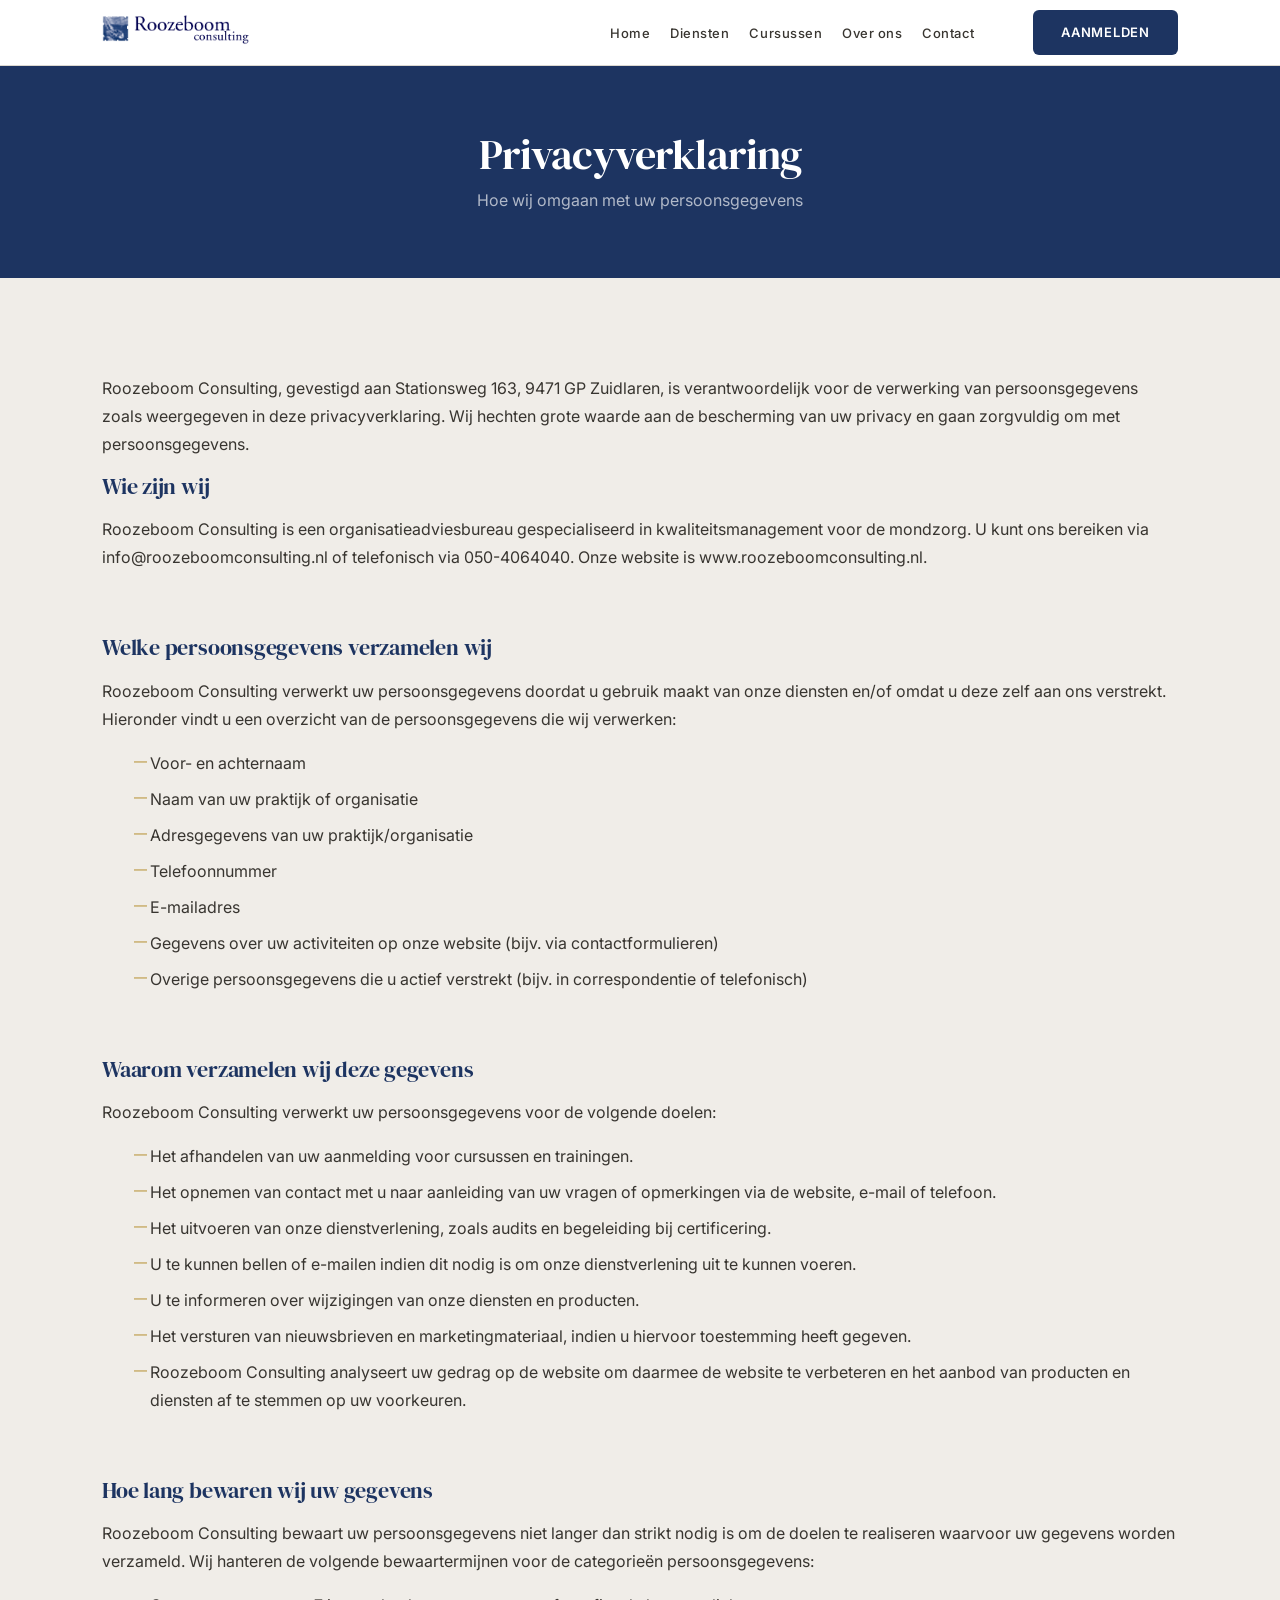
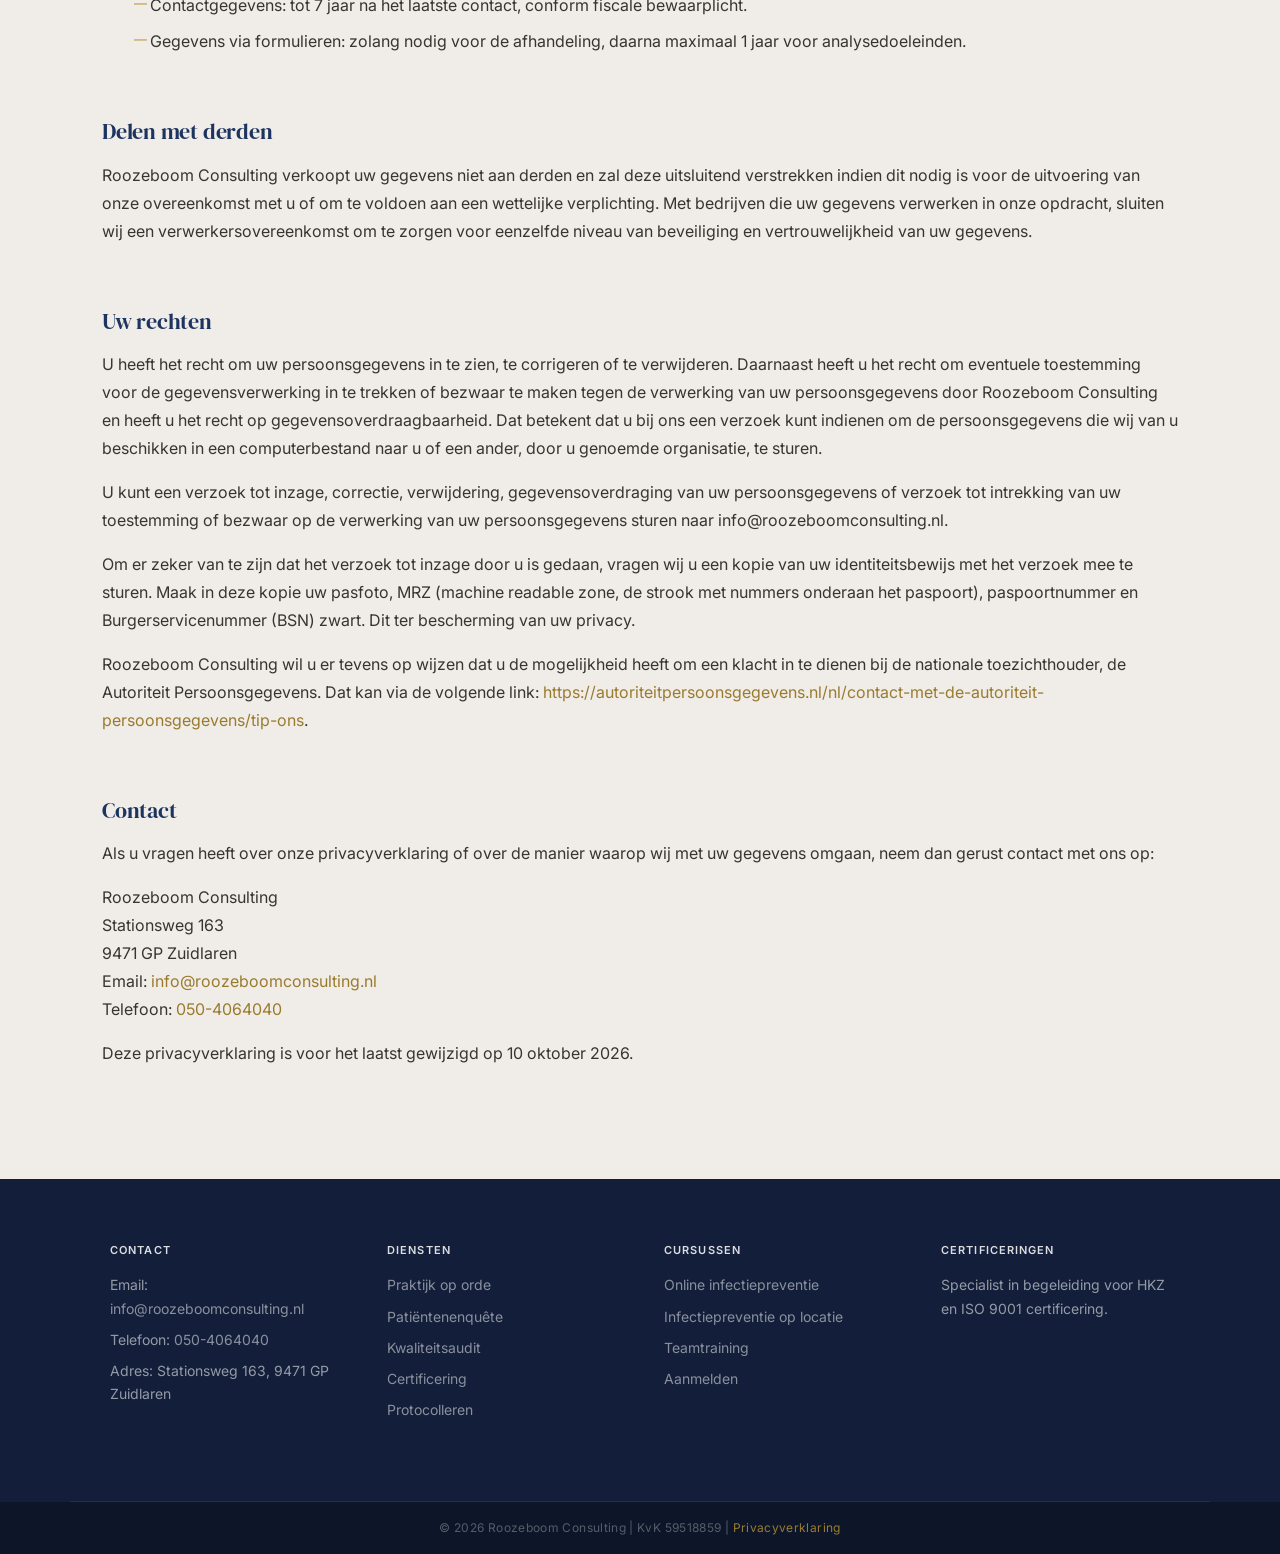
<file: privacy.html>
<!DOCTYPE html>
<html lang="nl">
<head>
    <meta charset="UTF-8">
    <meta name="viewport" content="width=device-width, initial-scale=1.0">
    <title>Privacyverklaring - Roozeboom Consulting</title>
    <meta name="description" content="Lees de privacyverklaring van Roozeboom Consulting. Wij respecteren uw privacy en zorgen voor bescherming van uw persoonsgegevens.">
    <meta property="og:title" content="Privacyverklaring - Roozeboom Consulting">
    <meta property="og:description" content="Lees de privacyverklaring van Roozeboom Consulting. Wij respecteren uw privacy en zorgen voor bescherming van uw persoonsgegevens.">
    <meta property="og:image" content="https://www.roozeboomconsulting.nl/images/og-image.jpg">
    <meta property="og:url" content="https://www.roozeboomconsulting.nl/privacy.html">
    <link rel="preconnect" href="https://fonts.googleapis.com">
    <link rel="preconnect" href="https://fonts.gstatic.com" crossorigin>
    <link href="https://fonts.googleapis.com/css2?family=DM+Serif+Display&family=Inter:wght@400;500;600&display=swap" rel="stylesheet">
    <link rel="stylesheet" href="styles.css">
</head>
<body>
    <header>
        <div class="container header-content">
            <a href="index.html" class="logo">
                <img src="images/logo-roozeboom-1-4.png" alt="Roozeboom Consulting Logo">
            </a>
            <nav class="desktop-nav">
                <ul>
                    <li><a href="index.html">Home</a></li>
                    <li><a href="diensten.html">Diensten</a></li>
                    <li><a href="cursussen.html">Cursussen</a></li>
                    <li><a href="over-ons.html">Over ons</a></li>
                    <li><a href="contact.html">Contact</a></li>
                </ul>
                <a href="cursussen.html#aanmelden" class="button primary-cta-button">Aanmelden</a>
            </nav>
            <button class="hamburger-menu" aria-label="Open menu" onclick="document.querySelector('.mobile-nav').classList.toggle('open');this.classList.toggle('active')">
                <span class="bar"></span>
                <span class="bar"></span>
                <span class="bar"></span>
            </button>
            <nav class="mobile-nav">
                <ul>
                    <li><a href="index.html">Home</a></li>
                    <li><a href="diensten.html">Diensten</a></li>
                    <li><a href="cursussen.html">Cursussen</a></li>
                    <li><a href="over-ons.html">Over ons</a></li>
                    <li><a href="contact.html">Contact</a></li>
                    <li><a href="cursussen.html#aanmelden" class="button primary-cta-button">Aanmelden</a></li>
                </ul>
            </nav>
        </div>
    </header>

    <main>
        <section class="hero-section small-hero">
            <div class="container">
                <h1>Privacyverklaring</h1>
                <p>Hoe wij omgaan met uw persoonsgegevens</p>
            </div>
        </section>

        <section class="privacy-content section-content section-alt-bg">
            <div class="container">
                <p>Roozeboom Consulting, gevestigd aan Stationsweg 163, 9471 GP Zuidlaren, is verantwoordelijk voor de verwerking van persoonsgegevens zoals weergegeven in deze privacyverklaring. Wij hechten grote waarde aan de bescherming van uw privacy en gaan zorgvuldig om met persoonsgegevens.</p>

                <h2 id="wie-zijn-wij">Wie zijn wij</h2>
                <p>Roozeboom Consulting is een organisatieadviesbureau gespecialiseerd in kwaliteitsmanagement voor de mondzorg. U kunt ons bereiken via info@roozeboomconsulting.nl of telefonisch via 050-4064040. Onze website is www.roozeboomconsulting.nl.</p>

                <h2 id="welke-gegevens-verzamelen-wij">Welke persoonsgegevens verzamelen wij</h2>
                <p>Roozeboom Consulting verwerkt uw persoonsgegevens doordat u gebruik maakt van onze diensten en/of omdat u deze zelf aan ons verstrekt. Hieronder vindt u een overzicht van de persoonsgegevens die wij verwerken:</p>
                <ul>
                    <li>Voor- en achternaam</li>
                    <li>Naam van uw praktijk of organisatie</li>
                    <li>Adresgegevens van uw praktijk/organisatie</li>
                    <li>Telefoonnummer</li>
                    <li>E-mailadres</li>
                    <li>Gegevens over uw activiteiten op onze website (bijv. via contactformulieren)</li>
                    <li>Overige persoonsgegevens die u actief verstrekt (bijv. in correspondentie of telefonisch)</li>
                </ul>

                <h2 id="waarom-verzamelen-wij-deze-gegevens">Waarom verzamelen wij deze gegevens</h2>
                <p>Roozeboom Consulting verwerkt uw persoonsgegevens voor de volgende doelen:</p>
                <ul>
                    <li>Het afhandelen van uw aanmelding voor cursussen en trainingen.</li>
                    <li>Het opnemen van contact met u naar aanleiding van uw vragen of opmerkingen via de website, e-mail of telefoon.</li>
                    <li>Het uitvoeren van onze dienstverlening, zoals audits en begeleiding bij certificering.</li>
                    <li>U te kunnen bellen of e-mailen indien dit nodig is om onze dienstverlening uit te kunnen voeren.</li>
                    <li>U te informeren over wijzigingen van onze diensten en producten.</li>
                    <li>Het versturen van nieuwsbrieven en marketingmateriaal, indien u hiervoor toestemming heeft gegeven.</li>
                    <li>Roozeboom Consulting analyseert uw gedrag op de website om daarmee de website te verbeteren en het aanbod van producten en diensten af te stemmen op uw voorkeuren.</li>
                </ul>

                <h2 id="hoe-lang-bewaren-wij-uw-gegevens">Hoe lang bewaren wij uw gegevens</h2>
                <p>Roozeboom Consulting bewaart uw persoonsgegevens niet langer dan strikt nodig is om de doelen te realiseren waarvoor uw gegevens worden verzameld. Wij hanteren de volgende bewaartermijnen voor de categorieën persoonsgegevens:</p>
                <ul>
                    <li>Contactgegevens: tot 7 jaar na het laatste contact, conform fiscale bewaarplicht.</li>
                    <li>Gegevens via formulieren: zolang nodig voor de afhandeling, daarna maximaal 1 jaar voor analysedoeleinden.</li>
                </ul>

                <h2 id="delen-met-derden">Delen met derden</h2>
                <p>Roozeboom Consulting verkoopt uw gegevens niet aan derden en zal deze uitsluitend verstrekken indien dit nodig is voor de uitvoering van onze overeenkomst met u of om te voldoen aan een wettelijke verplichting. Met bedrijven die uw gegevens verwerken in onze opdracht, sluiten wij een verwerkersovereenkomst om te zorgen voor eenzelfde niveau van beveiliging en vertrouwelijkheid van uw gegevens.</p>

                <h2 id="uw-rechten">Uw rechten</h2>
                <p>U heeft het recht om uw persoonsgegevens in te zien, te corrigeren of te verwijderen. Daarnaast heeft u het recht om eventuele toestemming voor de gegevensverwerking in te trekken of bezwaar te maken tegen de verwerking van uw persoonsgegevens door Roozeboom Consulting en heeft u het recht op gegevensoverdraagbaarheid. Dat betekent dat u bij ons een verzoek kunt indienen om de persoonsgegevens die wij van u beschikken in een computerbestand naar u of een ander, door u genoemde organisatie, te sturen.</p>
                <p>U kunt een verzoek tot inzage, correctie, verwijdering, gegevensoverdraging van uw persoonsgegevens of verzoek tot intrekking van uw toestemming of bezwaar op de verwerking van uw persoonsgegevens sturen naar info@roozeboomconsulting.nl.</p>
                <p>Om er zeker van te zijn dat het verzoek tot inzage door u is gedaan, vragen wij u een kopie van uw identiteitsbewijs met het verzoek mee te sturen. Maak in deze kopie uw pasfoto, MRZ (machine readable zone, de strook met nummers onderaan het paspoort), paspoortnummer en Burgerservicenummer (BSN) zwart. Dit ter bescherming van uw privacy.</p>
                <p>Roozeboom Consulting wil u er tevens op wijzen dat u de mogelijkheid heeft om een klacht in te dienen bij de nationale toezichthouder, de Autoriteit Persoonsgegevens. Dat kan via de volgende link: <a href="https://autoriteitpersoonsgegevens.nl/nl/contact-met-de-autoriteit-persoonsgegevens/tip-ons" target="_blank">https://autoriteitpersoonsgegevens.nl/nl/contact-met-de-autoriteit-persoonsgegevens/tip-ons</a>.</p>

                <h2 id="contact">Contact</h2>
                <p>Als u vragen heeft over onze privacyverklaring of over de manier waarop wij met uw gegevens omgaan, neem dan gerust contact met ons op:</p>
                <p>Roozeboom Consulting<br>
                Stationsweg 163<br>
                9471 GP Zuidlaren<br>
                Email: <a href="mailto:info@roozeboomconsulting.nl">info@roozeboomconsulting.nl</a><br>
                Telefoon: <a href="tel:0504064040">050-4064040</a></p>
                <p>Deze privacyverklaring is voor het laatst gewijzigd op 10 oktober 2026.</p>
            </div>
        </section>
    </main>

    <footer>
        <div class="container footer-grid">
            <div class="footer-col">
                <h3>Contact</h3>
                <p>Email: <a href="mailto:info@roozeboomconsulting.nl">info@roozeboomconsulting.nl</a></p>
                <p>Telefoon: <a href="tel:0504064040">050-4064040</a></p>
                <p>Adres: Stationsweg 163, 9471 GP Zuidlaren</p>
            </div>
            <div class="footer-col">
                <h3>Diensten</h3>
                <ul>
                    <li><a href="diensten.html#praktijk-op-orde">Praktijk op orde</a></li>
                    <li><a href="diensten.html#enquete">Patiëntenenquête</a></li>
                    <li><a href="diensten.html#audit">Kwaliteitsaudit</a></li>
                    <li><a href="diensten.html#certificering">Certificering</a></li>
                    <li><a href="diensten.html#protocolleren">Protocolleren</a></li>
                </ul>
            </div>
            <div class="footer-col">
                <h3>Cursussen</h3>
                <ul>
                    <li><a href="cursussen.html#online-infectiepreventie">Online infectiepreventie</a></li>
                    <li><a href="cursussen.html#locatie-infectiepreventie">Infectiepreventie op locatie</a></li>
                    <li><a href="cursussen.html#teamtraining">Teamtraining</a></li>
                    <li><a href="cursussen.html#aanmelden">Aanmelden</a></li>
                </ul>
            </div>
            <div class="footer-col">
                <h3>Certificeringen</h3>
                <p>Specialist in begeleiding voor HKZ en ISO 9001 certificering.</p>
                <div class="certification-icons">
                    
                    
                </div>
            </div>
        </div>
        <div class="footer-bottom">
            <div class="container">
                <p>&copy; 2026 Roozeboom Consulting | KvK 59518859 | <a href="privacy.html">Privacyverklaring</a></p>
            </div>
        </div>
    </footer>

    <script src="script.js"></script>
</body>
</html>
</file>
<file: styles.css>
/* Fonts loaded via HTML link tags */

/* ============================================================
   Design Tokens
   ============================================================ */
:root {
    /* Kleuren — Navy + Warm Goud (aansluitend op logo) */
    --color-bg:            #f8f7f4;
    --color-bg-alt:        #f0ede8;
    --color-heading:       #1d3461;
    --color-text:          #383530;
    --color-text-muted:    #6e6a63;
    --color-accent:        #b8943a;
    --color-accent-dark:   #9a7b2e;
    --color-accent-light:  #f3ead8;
    --color-border:        #dcd8d0;
    --color-white:         #ffffff;
    --color-footer:        #131f3a;
    --color-footer-sub:    #0d1628;

    /* Typografie */
    --font-heading:        'DM Serif Display', Georgia, serif;
    --font-body:           'Inter', 'Segoe UI', sans-serif;
    --font-regular:        400;
    --font-medium:         500;
    --font-semibold:       600;

    /* Ruimte */
    --space-xs:   8px;
    --space-sm:   16px;
    --space-md:   32px;
    --space-lg:   64px;
    --space-xl:   96px;

    --max-width:     1140px;
    --radius:        6px;
    --radius-lg:     10px;
}

/* ============================================================
   Reset & Base
   ============================================================ */
*, *::before, *::after {
    box-sizing: border-box;
    margin: 0;
    padding: 0;
}

html { scroll-behavior: smooth; }

body {
    font-family: var(--font-body);
    font-weight: var(--font-regular);
    font-size: 16px;
    line-height: 1.75;
    color: var(--color-text);
    background-color: var(--color-bg);
}

.container {
    max-width: var(--max-width);
    margin: 0 auto;
    padding: 0 var(--space-sm);
}

@media (min-width: 640px) {
    .container { padding: 0 var(--space-md); }
}

a {
    color: var(--color-accent-dark);
    text-decoration: none;
}
a:hover {
    color: var(--color-heading);
    text-decoration: underline;
}

/* ============================================================
   Typografie
   ============================================================ */
h1, h2 {
    font-family: var(--font-heading);
    font-weight: var(--font-regular);
    color: var(--color-heading);
    line-height: 1.15;
    letter-spacing: -0.01em;
    margin-bottom: var(--space-sm);
}

h3, h4, h5, h6 {
    font-family: var(--font-body);
    font-weight: var(--font-semibold);
    color: var(--color-heading);
    line-height: 1.3;
    margin-bottom: var(--space-xs);
}

h1 { font-size: 40px; margin-bottom: var(--space-md); }
h2 { font-size: 30px; margin-bottom: var(--space-md); }
h3 { font-size: 18px; }

p { margin-bottom: var(--space-sm); }

ul {
    list-style: none;
    margin-bottom: var(--space-sm);
    padding-left: var(--space-md);
}

ul li {
    position: relative;
    padding-left: var(--space-sm);
    margin-bottom: var(--space-xs);
}

ul li::before {
    content: '—';
    position: absolute;
    left: 0;
    color: var(--color-accent);
    font-size: 13px;
    line-height: 1.9;
}

/* ============================================================
   Knoppen
   ============================================================ */
.button {
    display: inline-block;
    padding: 11px 28px;
    font-family: var(--font-body);
    font-size: 13px;
    font-weight: var(--font-semibold);
    letter-spacing: 0.06em;
    text-transform: uppercase;
    text-align: center;
    border: none;
    cursor: pointer;
    border-radius: var(--radius);
    transition: background-color 0.2s ease, color 0.2s ease, border-color 0.2s ease;
    white-space: nowrap;
}

.primary-cta-button {
    background-color: var(--color-heading);
    color: var(--color-white);
}
.primary-cta-button:hover {
    background-color: var(--color-accent-dark);
    color: var(--color-white);
    text-decoration: none;
}

.secondary-button {
    background-color: transparent;
    border: 1.5px solid var(--color-accent);
    color: var(--color-accent-dark);
}
.secondary-button:hover {
    background-color: var(--color-accent);
    color: var(--color-white);
    text-decoration: none;
}

.ghost-button {
    background-color: transparent;
    border: none;
    color: var(--color-accent-dark);
    padding: 8px 0;
    font-size: 12px;
    letter-spacing: 0.08em;
}
.ghost-button:hover {
    color: var(--color-heading);
    text-decoration: none;
}

/* ============================================================
   Header
   ============================================================ */
header {
    background-color: var(--color-white);
    padding: 10px 0;
    border-bottom: 1px solid var(--color-border);
    position: sticky;
    top: 0;
    z-index: 1000;
}

.header-content {
    display: flex;
    justify-content: space-between;
    align-items: center;
}

.logo img {
    height: 34px;
    width: auto;
}

/* Desktop navigatie — verborgen op mobiel */
.desktop-nav { display: none; }

.desktop-nav ul {
    display: flex;
    list-style: none;
    margin: 0;
    padding: 0;
}

.desktop-nav ul li {
    margin: 0 10px;
    padding-left: 0;
}
.desktop-nav ul li::before { display: none; }

.desktop-nav ul li a {
    color: var(--color-text);
    font-weight: var(--font-medium);
    font-size: 13px;
    letter-spacing: 0.04em;
    padding: 5px 0;
    position: relative;
}
.desktop-nav ul li a:hover {
    color: var(--color-heading);
    text-decoration: none;
}
.desktop-nav ul li a.active {
    color: var(--color-heading);
}
.desktop-nav ul li a.active::after {
    content: '';
    position: absolute;
    left: 0;
    bottom: -4px;
    width: 100%;
    height: 1.5px;
    background-color: var(--color-accent);
}

/* Hamburger */
.hamburger-menu {
    display: flex;
    flex-direction: column;
    justify-content: space-between;
    width: 30px;
    height: 22px;
    background: transparent;
    border: none;
    cursor: pointer;
    padding: 2px;
    z-index: 1001;
    position: relative;
    -webkit-tap-highlight-color: transparent;
}
.hamburger-menu .bar {
    display: block;
    width: 100%;
    height: 1.5px;
    background-color: var(--color-heading);
    transition: all 0.3s ease-in-out;
}

/* Mobiele navigatie */
.mobile-nav {
    display: none;
    position: absolute;
    top: 57px;
    left: 0;
    width: 100%;
    background-color: var(--color-white);
    border-bottom: 1px solid var(--color-border);
    z-index: 999;
    padding: var(--space-sm) 0;
    text-align: center;
    max-height: 0;
    overflow: hidden;
    transition: max-height 0.4s ease-in-out;
}
.mobile-nav.open {
    display: block;
    max-height: 500px;
}
.mobile-nav ul { list-style: none; padding: 0; margin: 0; }
.mobile-nav ul li { margin: var(--space-xs) 0; padding-left: 0; }
.mobile-nav ul li::before { display: none; }
.mobile-nav ul li a {
    display: block;
    padding: 9px var(--space-md);
    color: var(--color-text);
    font-weight: var(--font-medium);
    font-size: 15px;
}
.mobile-nav ul li a:hover {
    background-color: var(--color-accent-light);
    text-decoration: none;
}
.mobile-nav ul li a.active { color: var(--color-heading); }
.mobile-nav .primary-cta-button {
    margin-top: var(--space-md);
    display: inline-block;
}

/* ============================================================
   Secties
   ============================================================ */
.section-content { padding: var(--space-xl) 0; }
.section-alt-bg  { background-color: var(--color-bg-alt); }

/* ============================================================
   Hero
   ============================================================ */
.hero-section {
    background-color: var(--color-heading);
    padding: var(--space-xl) 0;
    text-align: center;
}
.hero-section h1 {
    font-size: 48px;
    color: var(--color-white);
    letter-spacing: -0.02em;
    margin-bottom: var(--space-sm);
}
.hero-section p {
    font-size: 18px;
    max-width: 660px;
    margin: 0 auto var(--space-md);
    color: rgba(255, 255, 255, 0.65);
    line-height: 1.75;
}

/* Knopoverrides op donkere hero */
.hero-section .primary-cta-button {
    background-color: var(--color-accent);
    color: var(--color-white);
}
.hero-section .primary-cta-button:hover {
    background-color: var(--color-accent-dark);
}
.hero-section .secondary-button {
    border-color: rgba(255, 255, 255, 0.35);
    color: rgba(255, 255, 255, 0.8);
}
.hero-section .secondary-button:hover {
    background-color: rgba(255, 255, 255, 0.1);
    border-color: rgba(255, 255, 255, 0.6);
    color: var(--color-white);
}

.hero-buttons {
    display: flex;
    flex-direction: column;
    gap: var(--space-sm);
    justify-content: center;
    align-items: center;
    margin-top: var(--space-md);
}

/* Kleine hero (subpagina's) */
.hero-section.small-hero {
    padding: var(--space-lg) 0;
}
.hero-section.small-hero h1 {
    font-size: 36px;
    margin-bottom: var(--space-xs);
}
.hero-section.small-hero p {
    font-size: 16px;
    margin-bottom: 0;
}

/* ============================================================
   Statistiekenregel
   ============================================================ */
.stats-bar-section {
    background-color: var(--color-bg-alt);
    border-bottom: 1px solid var(--color-border);
    padding: var(--space-md) 0;
    text-align: center;
}
.stats-bar {
    display: flex;
    flex-wrap: wrap;
    justify-content: space-around;
    gap: var(--space-sm);
}
.stats-bar div {
    flex: 1 1 45%;
    padding: var(--space-xs);
    font-size: 12px;
    font-weight: var(--font-medium);
    letter-spacing: 0.07em;
    text-transform: uppercase;
    color: var(--color-text-muted);
}
.stats-bar div span {
    display: block;
    font-family: var(--font-heading);
    font-size: 34px;
    font-weight: var(--font-regular);
    color: var(--color-heading);
    letter-spacing: -0.02em;
    margin-bottom: 2px;
}

/* ============================================================
   Kaarten
   ============================================================ */
.card-grid {
    display: grid;
    grid-template-columns: 1fr;
    gap: var(--space-md);
    margin-top: var(--space-lg);
}

.card {
    background-color: var(--color-white);
    padding: var(--space-md);
    border: 1px solid var(--color-border);
    border-top: 3px solid var(--color-accent);
    border-radius: var(--radius-lg);
    display: flex;
    flex-direction: column;
    align-items: flex-start;
    text-align: left;
}
.card img {
    max-width: 56px;
    height: auto;
    margin-bottom: var(--space-sm);
}
.card h3 {
    color: var(--color-heading);
    margin-bottom: var(--space-xs);
}
.card p {
    flex-grow: 1;
    margin-bottom: var(--space-md);
    color: var(--color-text-muted);
    font-size: 15px;
    line-height: 1.7;
}
.card .button { margin-top: auto; }

/* ============================================================
   Social proof
   ============================================================ */
.social-proof-section {
    text-align: center;
    padding: var(--space-xl) 0;
}
.social-proof-section h2 { color: var(--color-heading); }
.social-proof-section p {
    max-width: 680px;
    margin: 0 auto var(--space-lg);
    color: var(--color-text-muted);
}
.partner-logos {
    display: flex;
    flex-wrap: wrap;
    justify-content: center;
    gap: var(--space-md);
    margin-top: var(--space-md);
}
.partner-logos img {
    max-height: 50px;
    max-width: 140px;
    width: auto;
    filter: grayscale(100%) opacity(45%);
    transition: filter 0.3s ease;
}
.partner-logos img:hover {
    filter: grayscale(0%) opacity(100%);
}

/* ============================================================
   CTA-banner (donkere sectie)
   ============================================================ */
.cta-banner {
    text-align: center;
    padding: var(--space-xl) 0;
    background-color: var(--color-heading);
}
.cta-banner h2 {
    color: var(--color-white);
}
.cta-banner p {
    font-size: 17px;
    max-width: 580px;
    margin: 0 auto var(--space-md);
    color: rgba(255, 255, 255, 0.65);
}
.cta-banner .primary-cta-button {
    background-color: var(--color-accent);
    color: var(--color-white);
}
.cta-banner .primary-cta-button:hover {
    background-color: var(--color-accent-dark);
}

/* ============================================================
   Cursuskaarten
   ============================================================ */
.course-grid { margin-top: var(--space-lg); }

.course-card {
    padding: var(--space-md);
    text-align: left;
    align-items: flex-start;
    border-top: 3px solid var(--color-accent);
}
.course-card img {
    width: 100%;
    max-width: 280px;
    height: auto;
    margin: var(--space-sm) 0 var(--space-md) 0;
    align-self: flex-start;
}
.course-card h3 {
    text-align: left;
    width: 100%;
    font-family: var(--font-heading);
    font-weight: var(--font-regular);
    font-size: 20px;
    color: var(--color-heading);
    margin-bottom: var(--space-sm);
}
.course-card h4 {
    font-size: 11px;
    color: var(--color-text-muted);
    letter-spacing: 0.09em;
    text-transform: uppercase;
    margin-top: var(--space-md);
    margin-bottom: var(--space-xs);
    font-weight: var(--font-semibold);
}
.course-card ul {
    margin-bottom: var(--space-md);
    padding-left: 0;
}
.course-card ul li { padding-left: var(--space-sm); }
.course-card .button { align-self: flex-start; }

.section-alt-bg-card { background-color: var(--color-white); }

/* ============================================================
   Formulieren
   ============================================================ */
.form-section { padding-top: var(--space-lg); }

.contact-form {
    max-width: 600px;
    margin: 0 auto;
    padding: var(--space-md);
    background-color: var(--color-white);
    border: 1px solid var(--color-border);
    border-radius: var(--radius-lg);
}

.form-group { margin-bottom: var(--space-sm); }

.form-group label {
    display: block;
    margin-bottom: 6px;
    font-size: 11px;
    font-weight: var(--font-semibold);
    letter-spacing: 0.07em;
    text-transform: uppercase;
    color: var(--color-text-muted);
}

.form-group input[type="text"],
.form-group input[type="email"],
.form-group input[type="tel"],
.form-group input[type="number"],
.form-group select,
.form-group textarea {
    width: 100%;
    padding: 10px 12px;
    border: 1px solid var(--color-border);
    border-radius: var(--radius);
    font-family: var(--font-body);
    font-size: 15px;
    background-color: var(--color-bg);
    color: var(--color-text);
    transition: border-color 0.2s;
}
.form-group input:focus,
.form-group select:focus,
.form-group textarea:focus {
    outline: none;
    border-color: var(--color-accent);
    background-color: var(--color-white);
}

.contact-form button[type="submit"] {
    width: 100%;
    padding: 14px 24px;
    margin-top: var(--space-md);
}

.form-message {
    margin-top: var(--space-md);
    padding: var(--space-sm);
    border-radius: var(--radius);
    font-size: 14px;
    text-align: center;
}
.form-message.success {
    background-color: #e8efe8;
    color: #253325;
    border: 1px solid var(--color-accent);
}
.form-message.error {
    background-color: #f8e8e8;
    color: #4a2525;
    border: 1px solid #c08080;
}

/* ============================================================
   Over ons
   ============================================================ */
.story-section h2,
.values-section h2,
.approach-section h2 {
    margin-bottom: var(--space-md);
}
.story-section p,
.approach-section p {
    max-width: 840px;
}

.value-pillars {
    display: flex;
    flex-wrap: wrap;
    gap: var(--space-md);
    margin-top: var(--space-lg);
}
.value-item {
    flex: 1 1 260px;
    max-width: 320px;
    background-color: var(--color-white);
    padding: var(--space-md);
    border: 1px solid var(--color-border);
    border-top: 3px solid var(--color-accent);
    border-radius: var(--radius-lg);
    display: flex;
    flex-direction: column;
    align-items: flex-start;
}
.value-item img {
    max-width: 52px;
    height: auto;
    margin-bottom: var(--space-sm);
}
.value-item h3 { color: var(--color-heading); }
.value-item p {
    color: var(--color-text-muted);
    font-size: 15px;
}

/* ============================================================
   Contactpagina
   ============================================================ */
.contact-grid {
    display: grid;
    grid-template-columns: 1fr;
    gap: var(--space-xl);
}
.contact-form-column,
.contact-info-column { padding: var(--space-sm); }

.contact-form-column h2,
.contact-info-column h2 {
    margin-bottom: var(--space-md);
}
.contact-info-column p {
    margin-bottom: var(--space-xs);
}

.contact-detail { margin-bottom: var(--space-md); }
.contact-detail h3 {
    font-size: 11px;
    letter-spacing: 0.09em;
    text-transform: uppercase;
    color: var(--color-accent-dark);
    margin-bottom: 4px;
    font-weight: var(--font-semibold);
}
.map-placeholder { margin-top: var(--space-md); }
.map-placeholder img { border-radius: var(--radius); }

/* ============================================================
   Blog
   ============================================================ */
.blog-placeholder { text-align: left; }
.blog-placeholder h2 {
    color: var(--color-heading);
    margin-bottom: var(--space-md);
}
.blog-placeholder p {
    max-width: 760px;
    color: var(--color-text-muted);
    margin: 0 0 var(--space-lg);
}

.blog-card-grid { margin-top: var(--space-lg); }

.coming-soon-card {
    background-color: var(--color-white);
    padding: var(--space-md);
    border: 1px solid var(--color-border);
    border-top: 3px solid var(--color-border);
    border-radius: var(--radius-lg);
    display: flex;
    flex-direction: column;
    justify-content: center;
    align-items: flex-start;
    min-height: 200px;
}
.coming-soon-card h3 {
    color: var(--color-heading);
    margin-bottom: var(--space-xs);
}
.coming-soon-card p {
    font-style: italic;
    color: var(--color-text-muted);
    font-size: 14px;
    margin-bottom: 0;
}
.coming-soon-card .teaser {
    font-size: 13px;
    color: var(--color-text-muted);
    margin-top: var(--space-sm);
}

/* ============================================================
   Privacy
   ============================================================ */
.privacy-content h2 {
    margin-top: var(--space-lg);
    margin-bottom: var(--space-sm);
    font-size: 22px;
}
.privacy-content h2:first-of-type { margin-top: 0; }
.privacy-content p { margin-bottom: var(--space-sm); }
.privacy-content ul { margin-bottom: var(--space-md); }

/* ============================================================
   Footer
   ============================================================ */
footer {
    background-color: var(--color-footer);
    color: rgba(255, 255, 255, 0.55);
    padding-top: var(--space-lg);
    font-size: 14px;
    line-height: 1.65;
}

.footer-grid {
    display: grid;
    grid-template-columns: 1fr;
    gap: var(--space-md);
    padding-bottom: var(--space-lg);
    border-bottom: 1px solid rgba(255, 255, 255, 0.07);
}

.footer-col { padding: 0 var(--space-xs); }

.footer-col h3 {
    color: rgba(255, 255, 255, 0.85);
    margin-bottom: var(--space-sm);
    font-family: var(--font-body);
    font-size: 11px;
    font-weight: var(--font-semibold);
    letter-spacing: 0.1em;
    text-transform: uppercase;
}
.footer-col p { margin-bottom: var(--space-xs); }

.footer-col a {
    color: rgba(255, 255, 255, 0.5);
    text-decoration: none;
}
.footer-col a:hover {
    color: rgba(255, 255, 255, 0.85);
    text-decoration: none;
}

.footer-col ul { list-style: none; padding: 0; }
.footer-col ul li { margin-bottom: var(--space-xs); padding-left: 0; }
.footer-col ul li::before { display: none; }

.certification-icons {
    display: flex;
    gap: var(--space-sm);
    margin-top: var(--space-sm);
    flex-wrap: wrap;
}
.certification-icons img {
    max-height: 34px;
    width: auto;
    filter: brightness(0) invert(0.6);
}

.footer-bottom {
    background-color: var(--color-footer-sub);
    padding: var(--space-sm) 0;
    text-align: center;
}
.footer-bottom p {
    margin: 0;
    font-size: 12px;
    color: rgba(255, 255, 255, 0.3);
    letter-spacing: 0.03em;
}

/* ============================================================
   Media queries
   ============================================================ */

/* Tablet ≥ 640px */
@media (min-width: 640px) {
    h1 { font-size: 46px; }
    h2 { font-size: 34px; }

    .hero-section h1       { font-size: 58px; }
    .hero-section.small-hero h1 { font-size: 42px; }

    .hero-buttons { flex-direction: row; }

    .stats-bar div        { flex: 1 1 auto; }
    .stats-bar div span   { font-size: 40px; }

    .card-grid    { grid-template-columns: repeat(2, 1fr); }
    .course-grid  { grid-template-columns: repeat(2, 1fr); }

    .contact-grid { grid-template-columns: repeat(2, 1fr); }
    .contact-form { max-width: none; }

    .blog-card-grid { grid-template-columns: repeat(2, 1fr); }

    .footer-grid  { grid-template-columns: repeat(2, 1fr); }
}

/* Desktop ≥ 1024px */
@media (min-width: 1024px) {
    .hamburger-menu { display: none; }

    .desktop-nav {
        display: flex;
        align-items: center;
        gap: var(--space-md);
    }
    .desktop-nav ul { margin-right: var(--space-sm); }

    h1 { font-size: 52px; }
    h2 { font-size: 38px; }

    .hero-section        { padding: calc(var(--space-xl) * 1.25) 0; }
    .hero-section h1     { font-size: 68px; }

    .card-grid       { grid-template-columns: repeat(3, 1fr); }
    .course-grid     { grid-template-columns: repeat(3, 1fr); }
    .blog-card-grid  { grid-template-columns: repeat(3, 1fr); }
    .footer-grid     { grid-template-columns: repeat(4, 1fr); }
}

/* Groot scherm ≥ 1440px */
@media (min-width: 1440px) {
    .container { padding: 0 var(--space-lg); }
}
</file>
